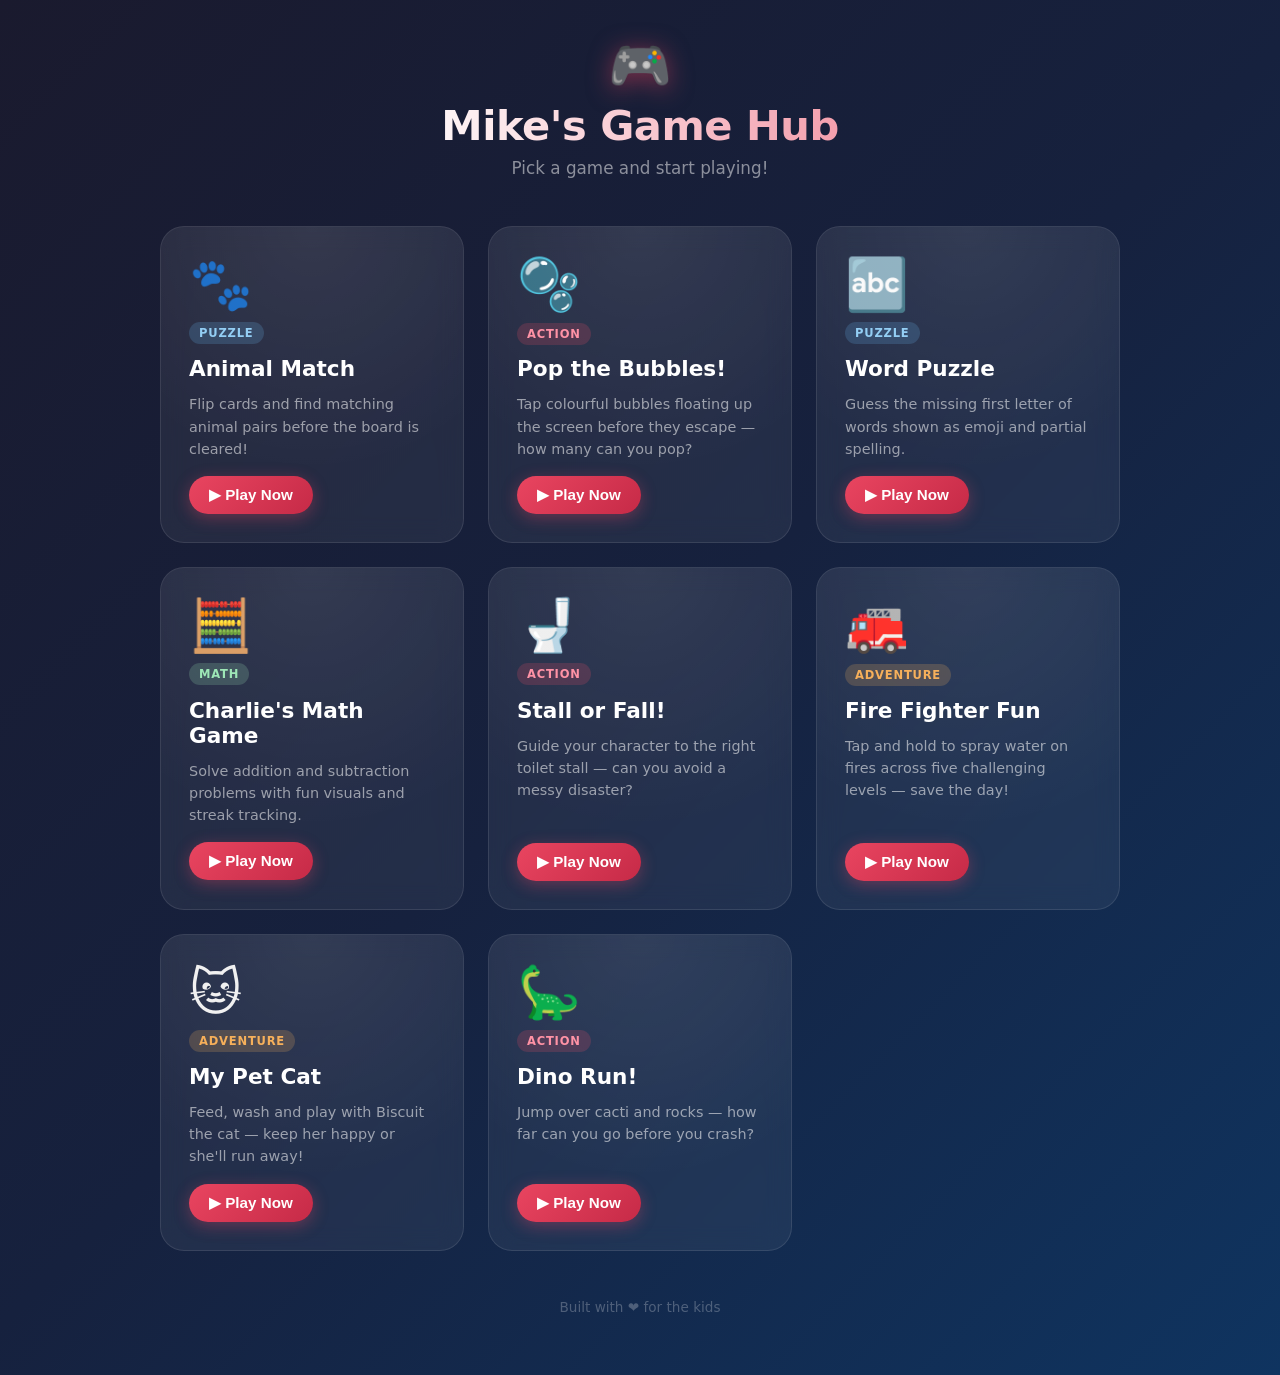
<file: index.html>
<!DOCTYPE html>
<html lang="en">
<head>
  <meta charset="UTF-8" />
  <meta name="viewport" content="width=device-width, initial-scale=1.0" />
  <title>🎮 Mike's Game Hub</title>
  <style>
    *, *::before, *::after { box-sizing: border-box; margin: 0; padding: 0; }

    :root {
      --bg-from: #1a1a2e;
      --bg-mid:  #16213e;
      --bg-to:   #0f3460;
      --accent:  #e94560;
      --text:    #f0f0f0;
      --card-bg: rgba(255,255,255,0.06);
      --card-border: rgba(255,255,255,0.1);
      --card-hover-border: rgba(255,255,255,0.3);
    }

    body {
      font-family: 'Segoe UI', system-ui, sans-serif;
      background: linear-gradient(135deg, var(--bg-from), var(--bg-mid), var(--bg-to));
      min-height: 100vh;
      color: var(--text);
      padding: 40px 20px 60px;
    }

    /* ── Header ── */
    header {
      text-align: center;
      margin-bottom: 48px;
    }

    header .logo {
      font-size: 3.2rem;
      line-height: 1;
      margin-bottom: 10px;
      filter: drop-shadow(0 4px 12px rgba(233,69,96,0.5));
      animation: float 3s ease-in-out infinite;
    }

    @keyframes float {
      0%, 100% { transform: translateY(0); }
      50%       { transform: translateY(-8px); }
    }

    header h1 {
      font-size: 2.6rem;
      font-weight: 800;
      letter-spacing: -0.5px;
      background: linear-gradient(90deg, #fff 30%, #e94560);
      -webkit-background-clip: text;
      -webkit-text-fill-color: transparent;
      background-clip: text;
    }

    header p {
      margin-top: 8px;
      color: rgba(255,255,255,0.5);
      font-size: 1.05rem;
    }

    /* ── Grid ── */
    .grid {
      display: grid;
      grid-template-columns: repeat(auto-fill, minmax(280px, 1fr));
      gap: 24px;
      max-width: 960px;
      margin: 0 auto;
    }

    /* ── Card ── */
    .card {
      background: var(--card-bg);
      border: 1px solid var(--card-border);
      border-radius: 24px;
      padding: 32px 28px 28px;
      display: flex;
      flex-direction: column;
      gap: 12px;
      cursor: pointer;
      transition: transform 0.22s ease, border-color 0.22s ease, box-shadow 0.22s ease, background 0.22s ease;
      backdrop-filter: blur(12px);
      -webkit-backdrop-filter: blur(12px);
      position: relative;
      overflow: hidden;
    }

    .card::before {
      content: '';
      position: absolute;
      inset: 0;
      background: radial-gradient(circle at 50% 0%, rgba(255,255,255,0.07) 0%, transparent 70%);
      pointer-events: none;
    }

    .card:hover {
      transform: translateY(-6px) scale(1.02);
      border-color: var(--card-hover-border);
      box-shadow: 0 20px 50px rgba(0,0,0,0.4), 0 0 0 1px rgba(255,255,255,0.08);
      background: rgba(255,255,255,0.1);
    }

    .card:active {
      transform: translateY(-2px) scale(1.00);
    }

    .card-emoji {
      font-size: 3.2rem;
      line-height: 1;
    }

    .card-title {
      font-size: 1.35rem;
      font-weight: 700;
      color: #fff;
    }

    .card-desc {
      font-size: 0.9rem;
      color: rgba(255,255,255,0.55);
      line-height: 1.55;
      flex: 1;
    }

    .card-tag {
      display: inline-block;
      font-size: 0.72rem;
      font-weight: 600;
      text-transform: uppercase;
      letter-spacing: 0.8px;
      padding: 4px 10px;
      border-radius: 20px;
      width: fit-content;
    }

    .tag-action    { background: rgba(233,69,96,0.2);  color: #ff8fa3; }
    .tag-puzzle    { background: rgba(99,179,237,0.2);  color: #90cdf4; }
    .tag-math      { background: rgba(154,230,180,0.2); color: #9ae6b4; }
    .tag-adventure { background: rgba(246,173,85,0.2);  color: #f6ad55; }

    .play-btn {
      margin-top: 4px;
      padding: 10px 20px;
      border: none;
      border-radius: 50px;
      background: linear-gradient(135deg, #e94560, #c62a47);
      color: #fff;
      font-size: 0.95rem;
      font-weight: 700;
      cursor: pointer;
      display: flex;
      align-items: center;
      gap: 6px;
      width: fit-content;
      transition: transform 0.15s, box-shadow 0.15s;
      box-shadow: 0 4px 16px rgba(233,69,96,0.35);
    }

    .play-btn:hover  { transform: scale(1.05); box-shadow: 0 6px 20px rgba(233,69,96,0.5); }
    .play-btn:active { transform: scale(0.97); }

    /* ── Game Overlay ── */
    #overlay {
      display: none;
      position: fixed;
      inset: 0;
      background: #0a0a14;
      z-index: 1000;
      flex-direction: column;
    }

    #overlay.active { display: flex; }

    .overlay-bar {
      display: flex;
      align-items: center;
      gap: 14px;
      padding: 12px 20px;
      background: rgba(0,0,0,0.6);
      border-bottom: 1px solid rgba(255,255,255,0.08);
      backdrop-filter: blur(10px);
      flex-shrink: 0;
    }

    #back-btn {
      display: flex;
      align-items: center;
      gap: 6px;
      padding: 8px 18px;
      border: 1px solid rgba(255,255,255,0.2);
      border-radius: 50px;
      background: rgba(255,255,255,0.07);
      color: #fff;
      font-size: 0.95rem;
      font-weight: 600;
      cursor: pointer;
      transition: background 0.15s, border-color 0.15s;
    }

    #back-btn:hover {
      background: rgba(255,255,255,0.14);
      border-color: rgba(255,255,255,0.35);
    }

    #overlay-title {
      font-size: 1.1rem;
      font-weight: 700;
      color: #fff;
      display: flex;
      align-items: center;
      gap: 8px;
    }

    #game-frame {
      flex: 1;
      border: none;
      width: 100%;
      background: #fff;
    }

    /* ── Footer ── */
    footer {
      text-align: center;
      margin-top: 48px;
      color: rgba(255,255,255,0.25);
      font-size: 0.85rem;
    }

    /* ── Stars bg ── */
    .stars {
      position: fixed;
      inset: 0;
      pointer-events: none;
      z-index: 0;
      overflow: hidden;
    }

    .star {
      position: absolute;
      width: 2px;
      height: 2px;
      border-radius: 50%;
      background: #fff;
      animation: twinkle var(--dur, 3s) ease-in-out infinite;
      opacity: 0;
    }

    @keyframes twinkle {
      0%, 100% { opacity: 0; }
      50%       { opacity: var(--op, 0.6); }
    }

    body > *:not(.stars) { position: relative; z-index: 1; }
  </style>
</head>
<body>

  <!-- Starfield background -->
  <div class="stars" id="stars"></div>

  <header>
    <div class="logo">🎮</div>
    <h1>Mike's Game Hub</h1>
    <p>Pick a game and start playing!</p>
  </header>

  <div class="grid" id="grid"></div>

  <footer>Built with ❤️ for the kids</footer>

  <!-- Game Overlay -->
  <div id="overlay">
    <div class="overlay-bar">
      <button id="back-btn" onclick="closeGame()">← Back to Hub</button>
      <div id="overlay-title"></div>
    </div>
    <iframe id="game-frame" allowfullscreen></iframe>
  </div>

  <script>
    const GAMES = [
      {
        emoji: "🐾",
        title: "Animal Match",
        desc: "Flip cards and find matching animal pairs before the board is cleared!",
        tag: "puzzle",
        tagLabel: "Puzzle",
        url: "animal-matching-game.html"
      },
      {
        emoji: "🫧",
        title: "Pop the Bubbles!",
        desc: "Tap colourful bubbles floating up the screen before they escape — how many can you pop?",
        tag: "action",
        tagLabel: "Action",
        url: "pop-the-bubbles.html"
      },
      {
        emoji: "🔤",
        title: "Word Puzzle",
        desc: "Guess the missing first letter of words shown as emoji and partial spelling.",
        tag: "puzzle",
        tagLabel: "Puzzle",
        url: "word_game.html"
      },
      {
        emoji: "🧮",
        title: "Charlie's Math Game",
        desc: "Solve addition and subtraction problems with fun visuals and streak tracking.",
        tag: "math",
        tagLabel: "Math",
        url: "charlie-math-game/index.html"
      },
      {
        emoji: "🚽",
        title: "Stall or Fall!",
        desc: "Guide your character to the right toilet stall — can you avoid a messy disaster?",
        tag: "action",
        tagLabel: "Action",
        url: "bathroom_game.html"
      },
      {
        emoji: "🚒",
        title: "Fire Fighter Fun",
        desc: "Tap and hold to spray water on fires across five challenging levels — save the day!",
        tag: "adventure",
        tagLabel: "Adventure",
        url: "firefighter.html"
      },
      {
        emoji: "🐱",
        title: "My Pet Cat",
        desc: "Feed, wash and play with Biscuit the cat — keep her happy or she'll run away!",
        tag: "adventure",
        tagLabel: "Adventure",
        url: "cat-care.html"
      },
      {
        emoji: "🦕",
        title: "Dino Run!",
        desc: "Jump over cacti and rocks — how far can you go before you crash?",
        tag: "action",
        tagLabel: "Action",
        url: "dino-run.html"
    }
    ];

    // Build grid
    const grid = document.getElementById('grid');
    GAMES.forEach(game => {
      const card = document.createElement('div');
      card.className = 'card';
      card.innerHTML = `
        <div class="card-emoji">${game.emoji}</div>
        <div>
          <div class="card-tag tag-${game.tag}">${game.tagLabel}</div>
        </div>
        <div class="card-title">${game.title}</div>
        <div class="card-desc">${game.desc}</div>
        <button class="play-btn">▶ Play Now</button>
      `;
      card.addEventListener('click', () => openGame(game));
      grid.appendChild(card);
    });

    // Open game
    function openGame(game) {
      document.getElementById('game-frame').src = game.url;
      document.getElementById('overlay-title').innerHTML = `${game.emoji} ${game.title}`;
      document.getElementById('overlay').classList.add('active');
      document.body.style.overflow = 'hidden';
    }

    // Close game
    function closeGame() {
      document.getElementById('overlay').classList.remove('active');
      document.getElementById('game-frame').src = '';
      document.body.style.overflow = '';
    }

    // Close on Escape
    document.addEventListener('keydown', e => {
      if (e.key === 'Escape') closeGame();
    });

    // Generate starfield
    const starsEl = document.getElementById('stars');
    for (let i = 0; i < 120; i++) {
      const s = document.createElement('div');
      s.className = 'star';
      s.style.left = Math.random() * 100 + '%';
      s.style.top  = Math.random() * 100 + '%';
      s.style.setProperty('--dur', (2 + Math.random() * 4) + 's');
      s.style.setProperty('--op',  (0.3 + Math.random() * 0.7).toFixed(2));
      s.style.animationDelay = (Math.random() * 5) + 's';
      starsEl.appendChild(s);
    }
  </script>
</body>
</html>
</file>
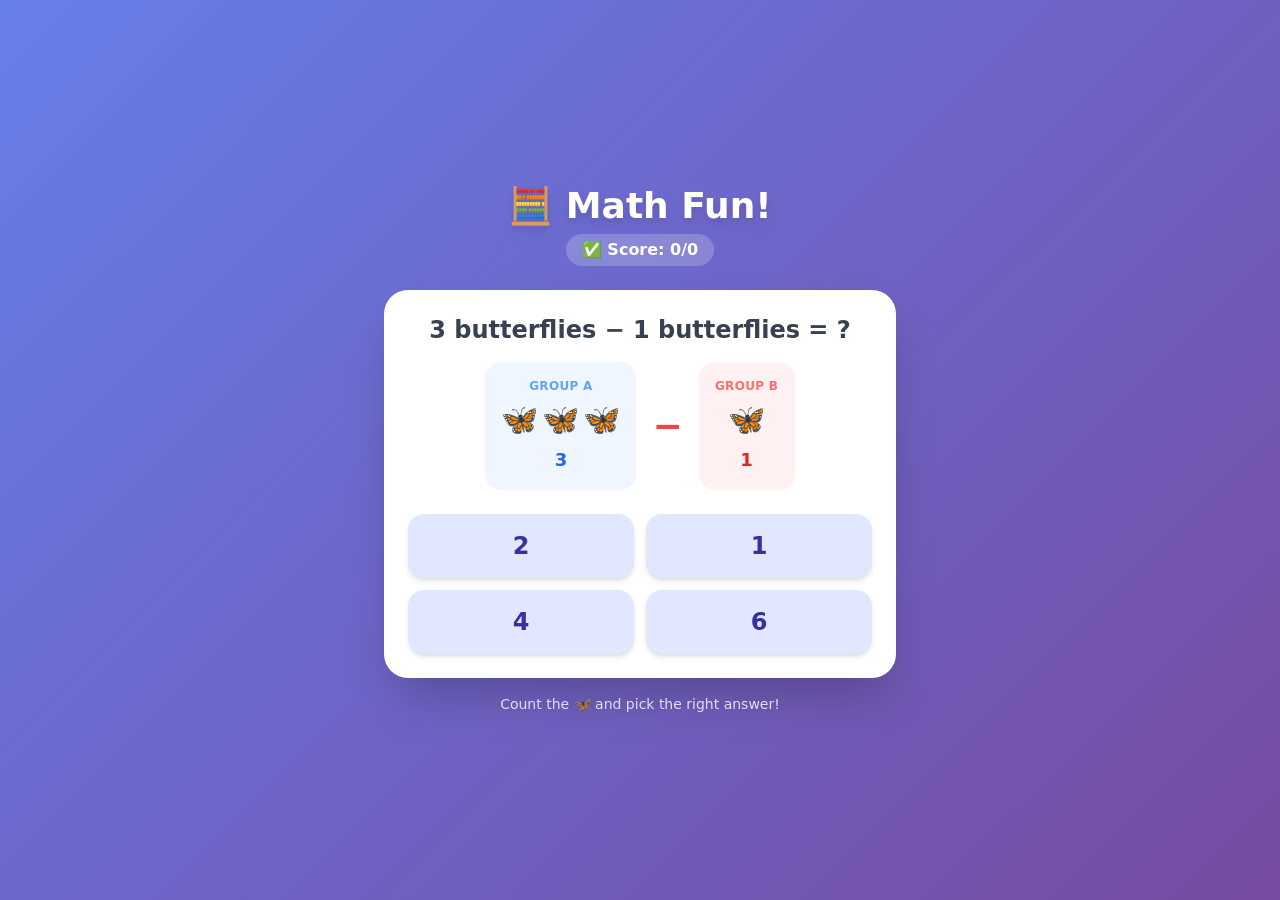
<file: charlie-math-game/index.html>
<!DOCTYPE html>
<html lang="en">
  <head>
    <meta charset="UTF-8" />
    <link rel="icon" type="image/svg+xml" href="data:image/svg+xml,<svg xmlns='http://www.w3.org/2000/svg' viewBox='0 0 100 100'><text y='.9em' font-size='90'>🧮</text></svg>" />
    <meta name="viewport" content="width=device-width, initial-scale=1.0" />
    <title>Charlie's Math Game 🧮</title>
    <script type="module" crossorigin src="./assets/index-BTXUrdqa.js"></script>
    <link rel="stylesheet" crossorigin href="./assets/index-CpV2i9ED.css">
  </head>
  <body>
    <div id="root"></div>
  </body>
</html>
</file>
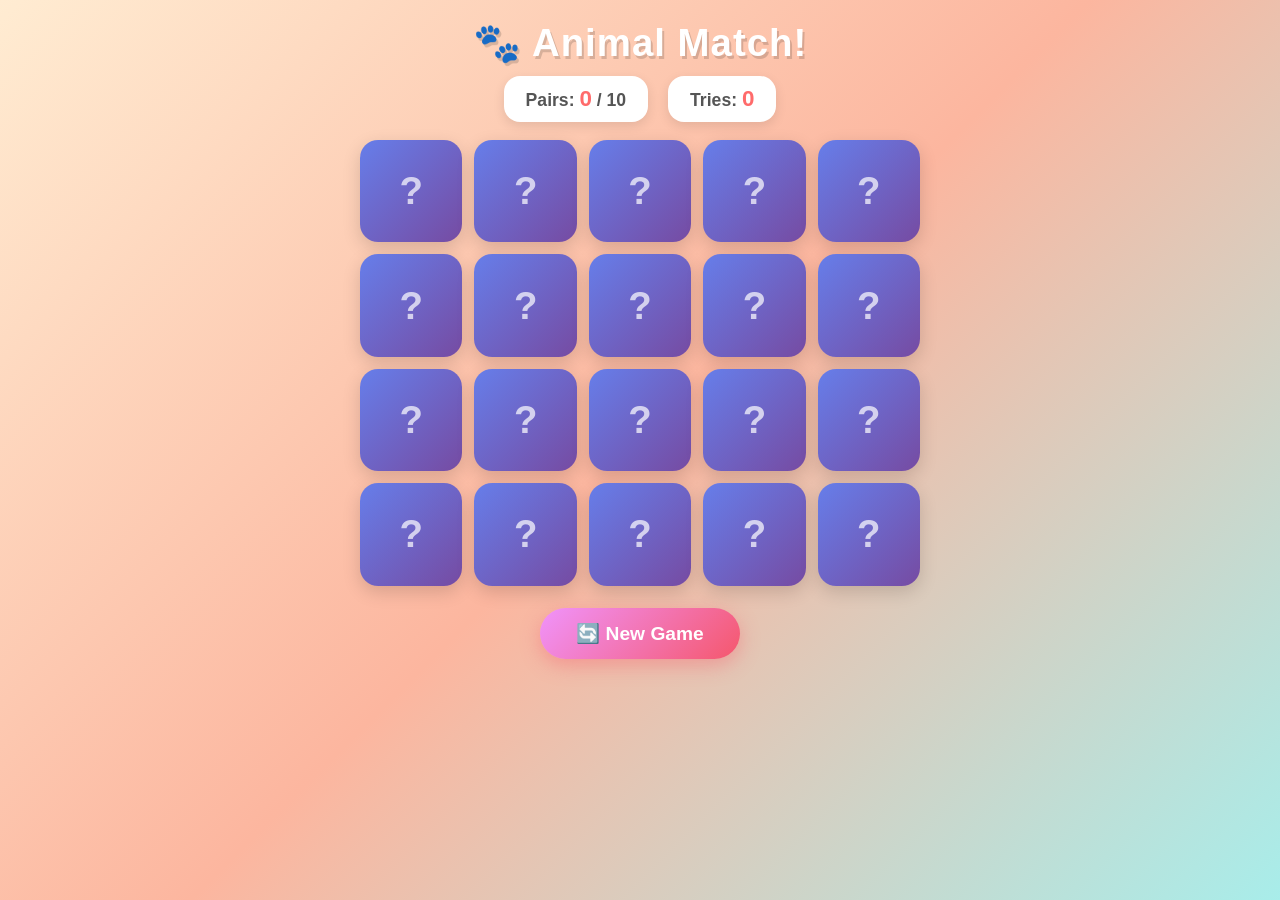
<file: animal-matching-game.html>
<!DOCTYPE html>
<html lang="en">
<head>
  <meta charset="UTF-8" />
  <meta name="viewport" content="width=device-width, initial-scale=1.0" />
  <title>🐾 Animal Matching Game</title>
  <style>
    * { box-sizing: border-box; margin: 0; padding: 0; }

    body {
      font-family: 'Segoe UI', Tahoma, sans-serif;
      background: linear-gradient(135deg, #ffecd2 0%, #fcb69f 50%, #a8edea 100%);
      min-height: 100vh;
      display: flex;
      flex-direction: column;
      align-items: center;
      padding: 20px;
    }

    h1 {
      font-size: 2.4rem;
      color: #fff;
      text-shadow: 2px 3px 0px rgba(0,0,0,0.15);
      margin-bottom: 10px;
      letter-spacing: 1px;
    }

    .scoreboard {
      display: flex;
      gap: 20px;
      margin-bottom: 18px;
    }

    .score-box {
      background: #fff;
      border-radius: 16px;
      padding: 10px 22px;
      font-size: 1.1rem;
      font-weight: 700;
      color: #555;
      box-shadow: 0 4px 12px rgba(0,0,0,0.1);
    }

    .score-box span {
      color: #ff6b6b;
      font-size: 1.4rem;
    }

    .grid {
      display: grid;
      grid-template-columns: repeat(5, 1fr);
      gap: 12px;
      max-width: 560px;
      width: 100%;
    }

    .card {
      aspect-ratio: 1;
      border-radius: 18px;
      cursor: pointer;
      position: relative;
      transform-style: preserve-3d;
      transition: transform 0.45s cubic-bezier(0.4, 0, 0.2, 1);
      box-shadow: 0 6px 18px rgba(0,0,0,0.15);
    }

    .card.flipped {
      transform: rotateY(180deg);
    }

    .card.matched {
      transform: rotateY(180deg) scale(1.05);
      box-shadow: 0 0 0 4px #4caf50, 0 6px 18px rgba(0,0,0,0.15);
      animation: pop 0.35s ease;
    }

    @keyframes pop {
      0%   { transform: rotateY(180deg) scale(1.05); }
      50%  { transform: rotateY(180deg) scale(1.2); }
      100% { transform: rotateY(180deg) scale(1.05); }
    }

    .card-face {
      position: absolute;
      inset: 0;
      border-radius: 18px;
      display: flex;
      align-items: center;
      justify-content: center;
      backface-visibility: hidden;
      -webkit-backface-visibility: hidden;
    }

    .card-back {
      background: linear-gradient(135deg, #667eea, #764ba2);
      font-size: 2.2rem;
    }

    .card-back::after {
      content: "?";
      color: rgba(255,255,255,0.7);
      font-size: 2.4rem;
      font-weight: 900;
    }

    .card-front {
      background: #fff;
      transform: rotateY(180deg);
      font-size: 2.8rem;
    }

    button#restart {
      margin-top: 22px;
      padding: 14px 36px;
      font-size: 1.2rem;
      font-weight: 700;
      border: none;
      border-radius: 50px;
      background: linear-gradient(135deg, #f093fb, #f5576c);
      color: #fff;
      cursor: pointer;
      box-shadow: 0 6px 20px rgba(245, 87, 108, 0.4);
      transition: transform 0.15s, box-shadow 0.15s;
    }

    button#restart:hover {
      transform: translateY(-2px);
      box-shadow: 0 9px 24px rgba(245, 87, 108, 0.5);
    }

    button#restart:active { transform: scale(0.96); }

    /* Win overlay */
    #win-overlay {
      display: none;
      position: fixed;
      inset: 0;
      background: rgba(0,0,0,0.5);
      z-index: 100;
      align-items: center;
      justify-content: center;
    }

    #win-overlay.show { display: flex; }

    .win-box {
      background: #fff;
      border-radius: 28px;
      padding: 48px 56px;
      text-align: center;
      box-shadow: 0 20px 60px rgba(0,0,0,0.25);
      animation: bounceIn 0.5s cubic-bezier(0.36, 0.07, 0.19, 0.97);
    }

    @keyframes bounceIn {
      0%   { transform: scale(0.3); opacity: 0; }
      60%  { transform: scale(1.1); opacity: 1; }
      100% { transform: scale(1); }
    }

    .win-box .trophy { font-size: 5rem; }
    .win-box h2 { font-size: 2.2rem; color: #f5576c; margin: 12px 0 6px; }
    .win-box p  { font-size: 1.2rem; color: #777; margin-bottom: 24px; }

    .win-box button {
      padding: 14px 40px;
      font-size: 1.15rem;
      font-weight: 700;
      border: none;
      border-radius: 50px;
      background: linear-gradient(135deg, #43e97b, #38f9d7);
      color: #fff;
      cursor: pointer;
      box-shadow: 0 6px 20px rgba(67, 233, 123, 0.4);
      transition: transform 0.15s;
    }

    .win-box button:hover { transform: scale(1.05); }

    /* Confetti */
    .confetti-piece {
      position: fixed;
      width: 12px;
      height: 12px;
      border-radius: 2px;
      animation: fall linear forwards;
      pointer-events: none;
      z-index: 200;
    }

    @keyframes fall {
      0%   { transform: translateY(-20px) rotate(0deg); opacity: 1; }
      100% { transform: translateY(110vh) rotate(720deg); opacity: 0; }
    }
  </style>
</head>
<body>

  <h1>🐾 Animal Match!</h1>

  <div class="scoreboard">
    <div class="score-box">Pairs: <span id="match-count">0</span> / 10</div>
    <div class="score-box">Tries: <span id="try-count">0</span></div>
  </div>

  <div class="grid" id="grid"></div>

  <button id="restart">🔄 New Game</button>

  <div id="win-overlay">
    <div class="win-box">
      <div class="trophy">🏆</div>
      <h2>You did it!</h2>
      <p id="win-msg">Amazing job! All 10 pairs found!</p>
      <button onclick="startGame()">Play Again 🎉</button>
    </div>
  </div>

  <script>
    const ANIMALS = ['🐶','🐱','🐼','🐨','🦁','🐸','🦊','🐧','🦄','🦋'];

    let cards = [];
    let flipped = [];
    let matched = 0;
    let tries = 0;
    let locked = false;

    function shuffle(arr) {
      const a = [...arr];
      for (let i = a.length - 1; i > 0; i--) {
        const j = Math.floor(Math.random() * (i + 1));
        [a[i], a[j]] = [a[j], a[i]];
      }
      return a;
    }

    function startGame() {
      // Reset state
      flipped = [];
      matched = 0;
      tries = 0;
      locked = false;
      document.getElementById('match-count').textContent = '0';
      document.getElementById('try-count').textContent = '0';
      document.getElementById('win-overlay').classList.remove('show');
      removeConfetti();

      // Build deck
      cards = shuffle([...ANIMALS, ...ANIMALS]);

      const grid = document.getElementById('grid');
      grid.innerHTML = '';

      cards.forEach((animal, i) => {
        const card = document.createElement('div');
        card.className = 'card';
        card.dataset.index = i;
        card.dataset.animal = animal;

        card.innerHTML = `
          <div class="card-face card-back"></div>
          <div class="card-face card-front">${animal}</div>
        `;

        card.addEventListener('click', () => handleFlip(card));
        grid.appendChild(card);
      });
    }

    function handleFlip(card) {
      if (locked) return;
      if (card.classList.contains('flipped')) return;
      if (card.classList.contains('matched')) return;

      card.classList.add('flipped');
      flipped.push(card);

      if (flipped.length === 2) {
        locked = true;
        tries++;
        document.getElementById('try-count').textContent = tries;
        checkMatch();
      }
    }

    function checkMatch() {
      const [a, b] = flipped;
      if (a.dataset.animal === b.dataset.animal) {
        // Match!
        setTimeout(() => {
          a.classList.add('matched');
          b.classList.add('matched');
          matched++;
          document.getElementById('match-count').textContent = matched;
          flipped = [];
          locked = false;
          if (matched === 10) setTimeout(showWin, 400);
        }, 400);
      } else {
        // No match — flip back
        setTimeout(() => {
          a.classList.remove('flipped');
          b.classList.remove('flipped');
          flipped = [];
          locked = false;
        }, 900);
      }
    }

    function showWin() {
      document.getElementById('win-msg').textContent =
        `Amazing job! All 10 pairs found in ${tries} tries! 🌟`;
      document.getElementById('win-overlay').classList.add('show');
      launchConfetti();
    }

    function launchConfetti() {
      const colors = ['#f5576c','#f093fb','#43e97b','#4facfe','#ffd700','#ff6b6b'];
      for (let i = 0; i < 80; i++) {
        const piece = document.createElement('div');
        piece.className = 'confetti-piece';
        piece.style.left = Math.random() * 100 + 'vw';
        piece.style.top = '-20px';
        piece.style.background = colors[Math.floor(Math.random() * colors.length)];
        piece.style.animationDuration = (1.5 + Math.random() * 2) + 's';
        piece.style.animationDelay = (Math.random() * 1.5) + 's';
        document.body.appendChild(piece);
      }
    }

    function removeConfetti() {
      document.querySelectorAll('.confetti-piece').forEach(p => p.remove());
    }

    document.getElementById('restart').addEventListener('click', startGame);

    // Kick off on load
    startGame();
  </script>
</body>
</html>
</file>
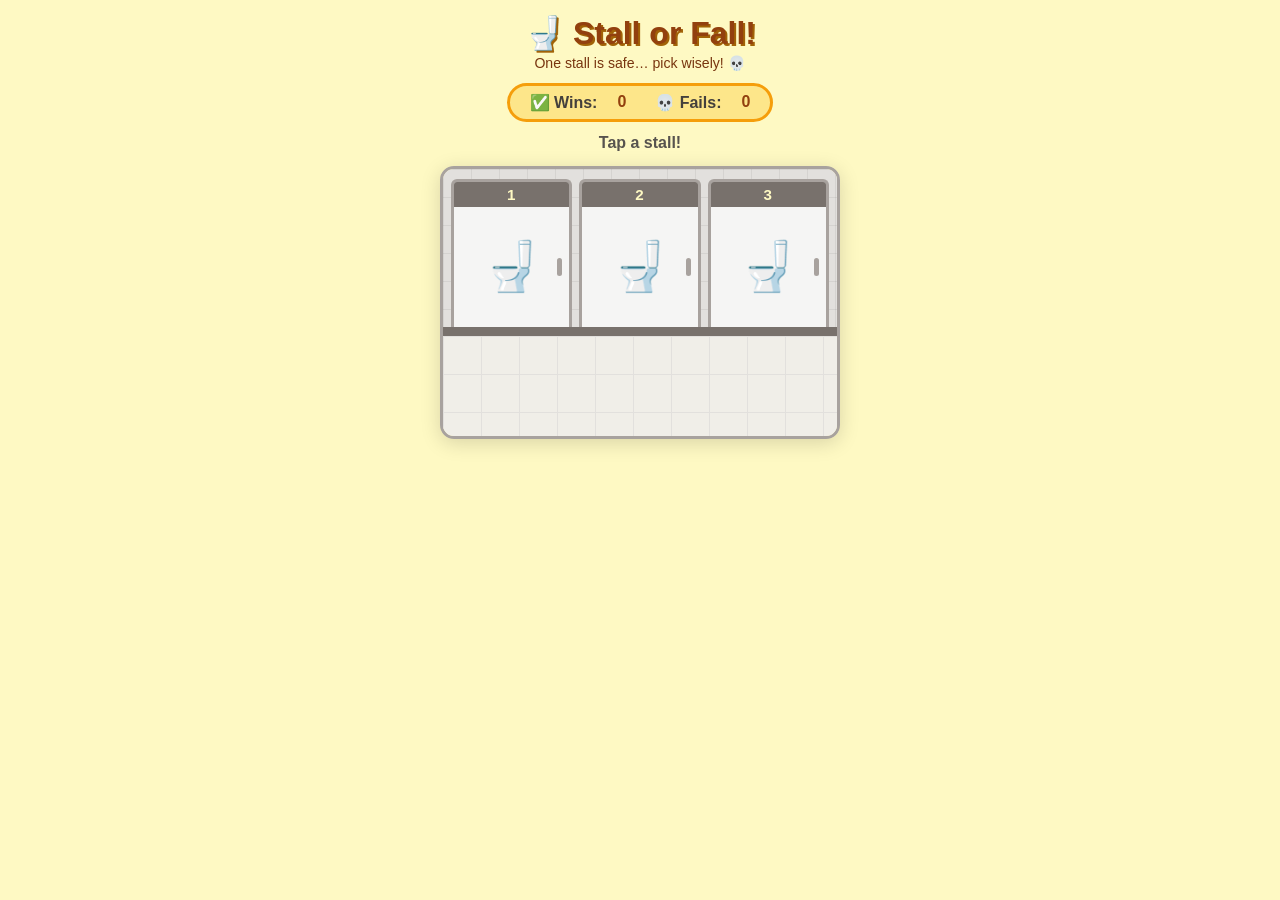
<file: bathroom_game.html>
<!DOCTYPE html>
<html lang="en">
<head>
  <meta charset="UTF-8" />
  <meta name="viewport" content="width=device-width, initial-scale=1.0, maximum-scale=1.0, user-scalable=no" />
  <title>🚽 Stall or Fall!</title>
  <style>
    * { box-sizing: border-box; margin: 0; padding: 0; }

    body {
      font-family: 'Segoe UI', sans-serif;
      background: #fef9c3;
      min-height: 100vh;
      display: flex;
      flex-direction: column;
      align-items: center;
      padding: 14px 14px 40px;
      overflow-x: hidden;
    }

    h1 {
      font-size: 2rem;
      text-align: center;
      text-shadow: 2px 2px 0 #a16207;
      color: #92400e;
      margin-bottom: 3px;
    }
    .subtitle {
      font-size: 0.88rem;
      color: #78350f;
      margin-bottom: 12px;
      text-align: center;
    }
    .score-bar {
      display: flex;
      gap: 20px;
      font-size: 1rem;
      font-weight: bold;
      color: #44403c;
      margin-bottom: 12px;
      background: #fde68a;
      border: 3px solid #f59e0b;
      border-radius: 20px;
      padding: 7px 20px;
    }
    .score-bar span { color: #92400e; }
    .instructions {
      font-size: 1rem;
      color: #57534e;
      text-align: center;
      margin-bottom: 10px;
      font-weight: 600;
      min-height: 22px;
    }

    /* ====== SCENE ====== */
    .scene {
      width: 100%;
      max-width: 400px;
      border-radius: 14px;
      overflow: hidden;
      border: 3px solid #a8a29e;
      margin-bottom: 12px;
      box-shadow: 0 4px 20px rgba(0,0,0,0.15);
    }

    /* WALL */
    .wall {
      display: flex;
      gap: 7px;
      padding: 10px 8px 0;
      background: #e2e0dd;
      background-image:
        linear-gradient(rgba(0,0,0,0.06) 1px, transparent 1px),
        linear-gradient(90deg, rgba(0,0,0,0.06) 1px, transparent 1px);
      background-size: 28px 28px;
    }

    /* STALLS */
    .stall {
      flex: 1;
      display: flex;
      flex-direction: column;
      cursor: pointer;
      border-radius: 6px 6px 0 0;
      overflow: hidden;
      border: 3px solid #a8a29e;
      border-bottom: none;
      transition: transform 0.1s, border-color 0.15s;
      user-select: none;
      -webkit-tap-highlight-color: transparent;
    }
    .stall:active { transform: scale(0.95); }
    .stall.disabled { cursor: default; pointer-events: none; }

    .stall-label {
      background: #78716c;
      color: #fef9c3;
      font-size: 0.95rem;
      font-weight: 900;
      text-align: center;
      padding: 4px 0;
      letter-spacing: 1px;
    }
    .stall-body {
      min-height: 120px;
      background: #f5f5f4;
      display: flex;
      align-items: center;
      justify-content: center;
      font-size: 3rem;
      position: relative;
      transition: background 0.3s;
    }
    /* door handle nub */
    .stall-body::after {
      content: '';
      position: absolute;
      right: 7px;
      top: 50%;
      transform: translateY(-50%);
      width: 5px;
      height: 18px;
      background: #a8a29e;
      border-radius: 3px;
    }
    .stall.correct .stall-body { background: #dcfce7; }
    .stall.wrong  .stall-body { background: #fee2e2; }

    /* BASEBOARD */
    .baseboard { height: 9px; background: #78716c; }

    /* FLOOR */
    .floor {
      height: 100px;
      background: #f0eee8;
      background-image:
        linear-gradient(90deg, #e2e0dd 1px, transparent 1px),
        linear-gradient(#e2e0dd 1px, transparent 1px);
      background-size: 38px 38px;
      position: relative;
      overflow: hidden;
    }

    /* ====== CARTOON CHARACTER ====== */
    #char {
      position: absolute;
      bottom: 6px;
      left: -80px;
      width: 54px;
      display: flex;
      flex-direction: column;
      align-items: center;
      gap: 0px;
      transition: left 0.62s cubic-bezier(0.4, 0, 0.2, 1);
    }

    /* Head */
    #char-head {
      width: 38px;
      height: 38px;
      background: #fcd34d;
      border-radius: 50%;
      border: 3px solid #b45309;
      display: flex;
      align-items: center;
      justify-content: center;
      font-size: 1.4rem;
      position: relative;
      z-index: 2;
    }
    /* Body */
    #char-body {
      width: 28px;
      height: 22px;
      background: #3b82f6;
      border-radius: 5px 5px 3px 3px;
      border: 2px solid #1d4ed8;
      margin-top: -3px;
      position: relative;
      z-index: 1;
    }
    /* Arms */
    #char-body::before,
    #char-body::after {
      content: '';
      position: absolute;
      top: 2px;
      width: 8px;
      height: 16px;
      background: #3b82f6;
      border: 2px solid #1d4ed8;
      border-radius: 4px;
    }
    #char-body::before { left: -10px; transform-origin: top center; }
    #char-body::after  { right: -10px; transform-origin: top center; }

    /* Legs wrapper */
    #char-legs {
      display: flex;
      gap: 4px;
      margin-top: 1px;
    }
    .leg {
      width: 9px;
      height: 18px;
      background: #1e40af;
      border-radius: 4px;
      transform-origin: top center;
    }
    /* Shoes */
    .shoe {
      width: 13px;
      height: 7px;
      background: #1c1917;
      border-radius: 3px 6px 3px 2px;
      margin-top: 1px;
      margin-left: -2px;
    }

    /* ===== CHARACTER ANIMATIONS ===== */
    @keyframes walkBob {
      0%, 100% { transform: translateY(0); }
      50%       { transform: translateY(-6px); }
    }
    @keyframes legSwingL {
      0%, 100% { transform: rotate(-22deg); }
      50%       { transform: rotate(22deg); }
    }
    @keyframes legSwingR {
      0%, 100% { transform: rotate(22deg); }
      50%       { transform: rotate(-22deg); }
    }
    @keyframes armSwingL {
      0%, 100% { transform: rotate(20deg); }
      50%       { transform: rotate(-20deg); }
    }
    @keyframes armSwingR {
      0%, 100% { transform: rotate(-20deg); }
      50%       { transform: rotate(20deg); }
    }
    @keyframes happyJump {
      0%, 100% { transform: translateY(0) rotate(0deg) scale(1); }
      30%       { transform: translateY(-18px) rotate(-8deg) scale(1.08); }
      60%       { transform: translateY(-10px) rotate(6deg) scale(1.05); }
    }
    @keyframes sadShake {
      0%, 100% { transform: rotate(0deg); }
      15%       { transform: rotate(-14deg) translateX(-3px); }
      35%       { transform: rotate(14deg) translateX(3px); }
      55%       { transform: rotate(-9deg) translateX(-2px); }
      75%       { transform: rotate(9deg) translateX(2px); }
    }

    #char.walking            { animation: walkBob 0.3s linear infinite; }
    #char.walking #char-body::before { animation: armSwingL 0.3s linear infinite; }
    #char.walking #char-body::after  { animation: armSwingR 0.3s linear infinite; }
    #char.walking .leg:first-child   { animation: legSwingL 0.3s linear infinite; }
    #char.walking .leg:last-child    { animation: legSwingR 0.3s linear infinite; }

    #char.dancing { animation: happyJump 0.45s ease 3; }
    #char.shaking { animation: sadShake 0.45s ease; }

    /* ====== BURST EMOJI ====== */
    #burst {
      position: absolute;
      font-size: 2.4rem;
      opacity: 0;
      pointer-events: none;
      /* left set by JS */
    }
    @keyframes burstBad {
      0%   { opacity: 0; transform: translate(-50%, 0px) scale(0) rotate(-25deg); }
      50%  { opacity: 1; transform: translate(-50%, -30px) scale(1.6) rotate(15deg); }
      100% { opacity: 1; transform: translate(-50%, -42px) scale(1.1) rotate(-5deg); }
    }
    @keyframes burstGood {
      0%   { opacity: 0; transform: translate(-50%, 0px) scale(0); }
      55%  { opacity: 1; transform: translate(-50%, -32px) scale(1.5); }
      100% { opacity: 1; transform: translate(-50%, -42px) scale(1.05); }
    }
    #burst.bad  { animation: burstBad  0.5s cubic-bezier(0.34, 1.56, 0.64, 1) forwards; }
    #burst.good { animation: burstGood 0.45s cubic-bezier(0.34, 1.56, 0.64, 1) forwards; }

    /* ====== STREAK ====== */
    .streak {
      font-size: 0.9rem;
      color: #92400e;
      min-height: 20px;
      font-weight: bold;
      text-align: center;
    }

    /* ====== RESULT OVERLAY ====== */
    .overlay {
      display: none;
      position: fixed;
      inset: 0;
      background: rgba(0,0,0,0.6);
      z-index: 100;
      align-items: center;
      justify-content: center;
    }
    .overlay.show { display: flex; }

    @keyframes cardPop  { from { transform: scale(0.4) rotate(-4deg); opacity: 0; } to { transform: scale(1) rotate(0deg); opacity: 1; } }
    @keyframes emojiBounce { 0%,100%{transform:translateY(0)} 30%{transform:translateY(-20px)} 65%{transform:translateY(-8px)} }
    @keyframes emojiShake  { 0%,100%{transform:translateX(0)} 20%{transform:translateX(-12px) rotate(-4deg)} 40%{transform:translateX(12px) rotate(4deg)} 60%{transform:translateX(-7px)} 80%{transform:translateX(7px)} }

    .card {
      background: white;
      border-radius: 24px;
      padding: 26px 22px 22px;
      text-align: center;
      max-width: 295px;
      width: 86%;
      box-shadow: 0 12px 40px rgba(0,0,0,0.4);
      animation: cardPop 0.35s cubic-bezier(0.34, 1.56, 0.64, 1);
    }
    .card.win  { border: 5px solid #22c55e; }
    .card.lose { border: 5px solid #ef4444; }

    .card-emoji { font-size: 4.2rem; display: block; margin-bottom: 8px; }
    .card-emoji.bounce { animation: emojiBounce 0.65s ease; }
    .card-emoji.shake  { animation: emojiShake 0.55s ease; }

    .card-title { font-size: 1.6rem; font-weight: 900; margin-bottom: 7px; }
    .card.win  .card-title { color: #16a34a; }
    .card.lose .card-title { color: #dc2626; }
    .card-msg { font-size: 0.93rem; color: #57534e; margin-bottom: 18px; line-height: 1.5; }

    .btn-again {
      background: #f59e0b;
      color: white;
      border: none;
      border-radius: 50px;
      padding: 13px 32px;
      font-size: 1.1rem;
      font-weight: 800;
      cursor: pointer;
      box-shadow: 0 4px 0 #b45309;
      transition: transform 0.1s, box-shadow 0.1s;
      -webkit-tap-highlight-color: transparent;
    }
    .btn-again:active { transform: translateY(3px); box-shadow: 0 1px 0 #b45309; }

    @media (hover: hover) {
      .stall:not(.disabled):hover { transform: translateY(-3px); border-color: #f59e0b; }
    }
  </style>
</head>
<body>

  <h1>🚽 Stall or Fall!</h1>
  <p class="subtitle">One stall is safe… pick wisely! 💀</p>

  <div class="score-bar">
    ✅ Wins: <span id="wins">0</span>&nbsp;&nbsp;💀 Fails: <span id="fails">0</span>
  </div>

  <p class="instructions" id="instructions">Tap a stall!</p>

  <div class="scene">
    <!-- WALL + STALLS -->
    <div class="wall" id="stallsRow">
      <div class="stall" id="stall-0" onclick="pick(0)">
        <div class="stall-label">1</div>
        <div class="stall-body" id="door-0">🚽</div>
      </div>
      <div class="stall" id="stall-1" onclick="pick(1)">
        <div class="stall-label">2</div>
        <div class="stall-body" id="door-1">🚽</div>
      </div>
      <div class="stall" id="stall-2" onclick="pick(2)">
        <div class="stall-label">3</div>
        <div class="stall-body" id="door-2">🚽</div>
      </div>
    </div>
    <div class="baseboard"></div>

    <!-- FLOOR / STAGE -->
    <div class="floor" id="floor">
      <!-- Cartoon character -->
      <div id="char">
        <div id="char-head"><span id="char-face">😐</span></div>
        <div id="char-body"></div>
        <div id="char-legs">
          <div class="leg" id="leg-l"></div>
          <div class="leg" id="leg-r"></div>
        </div>
      </div>
      <!-- Burst emoji -->
      <div id="burst"></div>
    </div>
  </div>

  <div class="streak" id="streak"></div>

  <!-- CONFETTI CANVAS -->
  <canvas id="confetti-canvas" style="position:fixed;inset:0;pointer-events:none;z-index:200;display:none;"></canvas>

  <!-- YOU WIN SCREEN -->
  <div id="youwin-screen" style="display:none;position:fixed;inset:0;z-index:300;background:rgba(0,0,0,0.75);align-items:center;justify-content:center;flex-direction:column;">
    <div style="background:white;border-radius:28px;padding:36px 28px 28px;text-align:center;max-width:300px;width:88%;border:6px solid #f59e0b;box-shadow:0 12px 50px rgba(0,0,0,0.5);animation:cardPop 0.4s cubic-bezier(0.34,1.56,0.64,1);">
      <div style="font-size:4.5rem;margin-bottom:8px;">🏆</div>
      <div style="font-size:2rem;font-weight:900;color:#92400e;margin-bottom:6px;">YOU WIN!</div>
      <div style="font-size:1rem;color:#57534e;margin-bottom:4px;">Charlie got <strong>10 wins!</strong></div>
      <div style="font-size:0.9rem;color:#a8a29e;margin-bottom:22px;">Starting over in <span id="countdown">5</span>s…</div>
      <button class="btn-again" onclick="bigRestart()" style="width:100%;">🎉 Play Again Now!</button>
    </div>
  </div>

  <!-- RESULT OVERLAY -->
  <div class="overlay" id="overlay">
    <div class="card" id="card">
      <span class="card-emoji" id="card-emoji"></span>
      <div class="card-title" id="card-title"></div>
      <div class="card-msg"   id="card-msg"></div>
      <button class="btn-again" onclick="restart()">🔄 Try Again!</button>
    </div>
  </div>

<script>
  let wins = 0, fails = 0, streak = 0;
  let correct = Math.floor(Math.random() * 3);
  let busy = false;

  const WIN_MSGS = [
    { title: "MADE IT! 🎉",    msg: "Sweet relief. You chose wisely. 😌" },
    { title: "SAFE ZONE! ✅",  msg: "Clean seat, no problems. Bathroom genius." },
    { title: "PERFECT PICK! 💯", msg: "Right stall, right time. You're a legend." },
    { title: "OH YEAH! 🏆",    msg: "The toilet gods smile upon you." },
    { title: "SO FRESH! 🌈",   msg: "That stall was CLEAN. Living your best life." },
  ];
  const POOP_MSGS = [
    { title: "OH NO! 💩",       msg: "You didn't make it... it happened. In your pants. 💀" },
    { title: "CODE BROWN! 🚨",  msg: "That stall was taken. You waited too long. RIP pants." },
    { title: "THE WORST! 😭",   msg: "Wrong stall. Total accident. Everyone heard." },
    { title: "YIKES! 💥",       msg: "Stall was locked! You just couldn't hold it... oops." },
    { title: "PANTS DOWN! 🫠",  msg: "Wrong stall. Now everyone knows your shame." },
  ];
  const PUKE_MSGS = [
    { title: "BLARRGH! 🤮",       msg: "That stall smelled SO bad you lost it. All over the floor." },
    { title: "CODE GREEN! 🟢",    msg: "Opened the door and... yeah. You couldn't unsee it." },
    { title: "TOTAL WIPEOUT! 🌊", msg: "Whatever was in that stall should be illegal." },
    { title: "ABORT! ABORT! 🚀",  msg: "You opened the door. Your stomach decided: NOPE." },
    { title: "BIG MISTAKE! ❌",   msg: "Something unspeakable was inside. You're still recovering." },
  ];

  function rand(arr) { return arr[Math.floor(Math.random() * arr.length)]; }

  // ====== SOUND ENGINE ======
  let audioCtx = null;
  function getCtx() {
    if (!audioCtx) audioCtx = new (window.AudioContext || window.webkitAudioContext)();
    if (audioCtx.state === 'suspended') audioCtx.resume();
    return audioCtx;
  }

  // ====== CONFETTI ======
  let confettiAnim = null;
  const COLORS = ['#f59e0b','#ef4444','#22c55e','#3b82f6','#a855f7','#ec4899','#14b8a6','#facc15'];

  function launchConfetti() {
    const canvas = document.getElementById('confetti-canvas');
    canvas.style.display = 'block';
    canvas.width  = window.innerWidth;
    canvas.height = window.innerHeight;
    const ctx = canvas.getContext('2d');

    const pieces = Array.from({length: 120}, () => ({
      x:   Math.random() * canvas.width,
      y:   -10 - Math.random() * canvas.height * 0.5,
      w:   6 + Math.random() * 8,
      h:   10 + Math.random() * 8,
      color: COLORS[Math.floor(Math.random() * COLORS.length)],
      rot:  Math.random() * Math.PI * 2,
      rotV: (Math.random() - 0.5) * 0.2,
      vx:  (Math.random() - 0.5) * 3,
      vy:  2.5 + Math.random() * 3.5,
    }));

    function draw() {
      ctx.clearRect(0, 0, canvas.width, canvas.height);
      let alive = false;
      pieces.forEach(p => {
        p.x += p.vx; p.y += p.vy; p.rot += p.rotV;
        if (p.y < canvas.height + 20) alive = true;
        ctx.save();
        ctx.translate(p.x, p.y);
        ctx.rotate(p.rot);
        ctx.fillStyle = p.color;
        ctx.fillRect(-p.w/2, -p.h/2, p.w, p.h);
        ctx.restore();
      });
      if (alive) confettiAnim = requestAnimationFrame(draw);
      else stopConfetti();
    }
    if (confettiAnim) cancelAnimationFrame(confettiAnim);
    draw();
  }

  function stopConfetti() {
    if (confettiAnim) { cancelAnimationFrame(confettiAnim); confettiAnim = null; }
    const canvas = document.getElementById('confetti-canvas');
    canvas.style.display = 'none';
    canvas.getContext('2d').clearRect(0, 0, canvas.width, canvas.height);
  }

  // ====== YOU WIN SCREEN ======
  let countdownTimer = null;

  function showYouWin() {
    // Close any open result card first
    document.getElementById('overlay').classList.remove('show');
    const screen = document.getElementById('youwin-screen');
    screen.style.display = 'flex';
    launchConfetti();

    // Speech
    try {
      window.speechSynthesis.cancel();
      const utt = new SpeechSynthesisUtterance('You win!');
      utt.rate = 0.9; utt.pitch = 1.5; utt.volume = 1;
      window.speechSynthesis.speak(utt);
    } catch(e) {}

    // Countdown
    let secs = 5;
    document.getElementById('countdown').textContent = secs;
    countdownTimer = setInterval(() => {
      secs--;
      document.getElementById('countdown').textContent = secs;
      if (secs <= 0) bigRestart();
    }, 1000);
  }

  function bigRestart() {
    clearInterval(countdownTimer);
    stopConfetti();
    document.getElementById('youwin-screen').style.display = 'none';
    wins = 0; fails = 0; streak = 0;
    document.getElementById('wins').textContent = 0;
    document.getElementById('fails').textContent = 0;
    restart(); // resets board + character
  }

  function sayGoCharlie() {
    try {
      window.speechSynthesis.cancel(); // clear any queued speech
      const phrases = ['Go Charlie!', 'Go Charlie!', 'Go Charlie!'];
      phrases.forEach((text, i) => {
        const utt = new SpeechSynthesisUtterance(text);
        utt.rate  = 1.15;
        utt.pitch = 1.4;
        utt.volume = 1;
        window.speechSynthesis.speak(utt);
      });
    } catch(e) {}
  }

  function playFart() {
    try {
      const ctx = getCtx();
      const t   = ctx.currentTime;
      // Random fart length: short ripper or long sputtery one
      const dur = 0.35 + Math.random() * 0.55;

      // White noise source
      const bufSize = Math.floor(ctx.sampleRate * dur);
      const buf     = ctx.createBuffer(1, bufSize, ctx.sampleRate);
      const data    = buf.getChannelData(0);
      for (let i = 0; i < bufSize; i++) data[i] = Math.random() * 2 - 1;
      const noise = ctx.createBufferSource();
      noise.buffer = buf;

      // Bandpass filter sweeps high → low (pressure releasing = pitch drops)
      const filt = ctx.createBiquadFilter();
      filt.type = 'bandpass';
      filt.frequency.setValueAtTime(380 + Math.random() * 80, t);
      filt.frequency.exponentialRampToValueAtTime(55, t + dur);
      filt.Q.value = 1.4;

      // Sawtooth oscillator for extra buzz/flap
      const osc = ctx.createOscillator();
      osc.type = 'sawtooth';
      osc.frequency.setValueAtTime(160 + Math.random() * 50, t);
      osc.frequency.exponentialRampToValueAtTime(50, t + dur);

      const oscGain = ctx.createGain();
      oscGain.gain.setValueAtTime(0.28, t);
      oscGain.gain.exponentialRampToValueAtTime(0.001, t + dur * 0.85);

      // Master gain with quick attack and decay
      const master = ctx.createGain();
      master.gain.setValueAtTime(0.001, t);
      master.gain.linearRampToValueAtTime(0.9, t + 0.02);  // fast attack
      master.gain.exponentialRampToValueAtTime(0.001, t + dur);

      noise.connect(filt);
      filt.connect(master);
      osc.connect(oscGain);
      oscGain.connect(master);
      master.connect(ctx.destination);

      noise.start(t); osc.start(t);
      noise.stop(t + dur); osc.stop(t + dur);
    } catch(e) {}
  }

  function playPuke() {
    try {
      const ctx = getCtx();
      const t = ctx.currentTime;
      // Two-part sound: heave (rising pitch) then splat (descending wet noise)
      const heaveDur = 0.25;
      const splatDur = 0.45;

      // --- HEAVE: rising pitched moan ---
      const heaveOsc = ctx.createOscillator();
      heaveOsc.type = 'sine';
      heaveOsc.frequency.setValueAtTime(120, t);
      heaveOsc.frequency.exponentialRampToValueAtTime(320, t + heaveDur);

      const heaveGain = ctx.createGain();
      heaveGain.gain.setValueAtTime(0.001, t);
      heaveGain.gain.linearRampToValueAtTime(0.4, t + 0.05);
      heaveGain.gain.exponentialRampToValueAtTime(0.001, t + heaveDur);

      heaveOsc.connect(heaveGain);
      heaveGain.connect(ctx.destination);
      heaveOsc.start(t);
      heaveOsc.stop(t + heaveDur);

      // --- SPLAT: filtered noise that tumbles down ---
      const splatStart = t + heaveDur + 0.04;
      const bufSize2   = Math.floor(ctx.sampleRate * splatDur);
      const buf2       = ctx.createBuffer(1, bufSize2, ctx.sampleRate);
      const data2      = buf2.getChannelData(0);
      for (let i = 0; i < bufSize2; i++) data2[i] = Math.random() * 2 - 1;
      const splat = ctx.createBufferSource();
      splat.buffer = buf2;

      const splatFilt = ctx.createBiquadFilter();
      splatFilt.type = 'lowpass';
      splatFilt.frequency.setValueAtTime(900, splatStart);
      splatFilt.frequency.exponentialRampToValueAtTime(150, splatStart + splatDur);
      splatFilt.Q.value = 3;

      const splatGain = ctx.createGain();
      splatGain.gain.setValueAtTime(0.001, splatStart);
      splatGain.gain.linearRampToValueAtTime(0.75, splatStart + 0.03);
      splatGain.gain.exponentialRampToValueAtTime(0.001, splatStart + splatDur);

      splat.connect(splatFilt);
      splatFilt.connect(splatGain);
      splatGain.connect(ctx.destination);
      splat.start(splatStart);
      splat.stop(splatStart + splatDur);
    } catch(e) {}
  }

  function pick(idx) {
    if (busy) return;
    busy = true;

    document.getElementById('instructions').textContent = '🚶 Walking over…';
    document.querySelectorAll('.stall').forEach(s => s.classList.add('disabled'));

    const charEl   = document.getElementById('char');
    const burstEl  = document.getElementById('burst');
    const faceEl   = document.getElementById('char-face');
    const floorEl  = document.getElementById('floor');
    const stallEl  = document.getElementById('stall-' + idx);

    // Calculate target X: center char under chosen stall
    const sr = stallEl.getBoundingClientRect();
    const fr = floorEl.getBoundingClientRect();
    const stallCenterX = sr.left - fr.left + sr.width / 2;
    const targetX = stallCenterX - 27; // 27 = half char width (54px)

    // Pre-position burst at stall center (before animation fires)
    burstEl.style.left = stallCenterX + 'px';
    burstEl.style.bottom = '52px';

    // Walk!
    faceEl.textContent = '😬';
    charEl.classList.add('walking');
    charEl.style.left = targetX + 'px';

    const isWin = idx === correct;

    setTimeout(() => {
      charEl.classList.remove('walking');

      if (isWin) {
        wins++;
        streak++;
        document.getElementById('wins').textContent = wins;
        faceEl.textContent = '🤩';
        charEl.classList.add('dancing');
        document.getElementById('char-body').style.background = '#22c55e';
        document.getElementById('char-body').style.borderColor = '#15803d';
        burstEl.textContent = '🎉';
        burstEl.className = 'good';
        document.getElementById('stall-' + idx).classList.add('correct');
        document.getElementById('instructions').textContent = '✅ You picked right!';
        if (wins === 10) {
          setTimeout(() => showYouWin(), 900);
        } else {
          if (wins % 5 === 0) sayGoCharlie();
          setTimeout(() => showCard(true), 960);
        }
      } else {
        fails++;
        streak = 0;
        document.getElementById('fails').textContent = fails;
        const isPoop = Math.random() < 0.5;
        faceEl.textContent = '😱';
        charEl.classList.add('shaking');
        document.getElementById('char-body').style.background = '#ef4444';
        document.getElementById('char-body').style.borderColor = '#b91c1c';
        burstEl.textContent = isPoop ? '💩' : '🤮';
        burstEl.className = 'bad';
        if (isPoop) playFart(); else playPuke();
        document.getElementById('stall-' + idx).classList.add('wrong');
        document.getElementById('stall-' + correct).classList.add('correct');
        document.getElementById('door-' + idx).textContent = isPoop ? '💩' : '🤮';
        document.getElementById('instructions').textContent = isPoop ? '💩 Uh oh...' : '🤮 Oh gross!';
        const m = rand(isPoop ? POOP_MSGS : PUKE_MSGS);
        setTimeout(() => showCard(false, isPoop ? '💩' : '🤮', m.title, m.msg), 1050);
      }

      updateStreak();
    }, 640);
  }

  function showCard(isWin, emoji, title, msg) {
    if (isWin) {
      const m = rand(WIN_MSGS);
      emoji = '🎉'; title = m.title; msg = m.msg;
    }
    const card = document.getElementById('card');
    card.className = 'card ' + (isWin ? 'win' : 'lose');
    const em = document.getElementById('card-emoji');
    em.textContent = emoji;
    em.className = 'card-emoji ' + (isWin ? 'bounce' : 'shake');
    document.getElementById('card-title').textContent = title;
    document.getElementById('card-msg').textContent   = msg;
    document.getElementById('overlay').classList.add('show');
  }

  function restart() {
    busy = false;
    correct = Math.floor(Math.random() * 3);

    // Reset stalls
    for (let i = 0; i < 3; i++) {
      const s = document.getElementById('stall-' + i);
      s.classList.remove('disabled', 'correct', 'wrong');
      document.getElementById('door-' + i).textContent = '🚽';
    }

    // Snap char back off-screen (no transition)
    const charEl = document.getElementById('char');
    charEl.style.transition = 'none';
    charEl.style.left = '-80px';
    charEl.className = '';
    document.getElementById('char-face').textContent = '😐';
    const body = document.getElementById('char-body');
    body.style.background = '';
    body.style.borderColor = '';

    // Reset burst
    const burstEl = document.getElementById('burst');
    burstEl.className = '';
    burstEl.textContent = '';

    // Re-enable transition after two frames
    requestAnimationFrame(() => requestAnimationFrame(() => {
      charEl.style.transition = 'left 0.62s cubic-bezier(0.4, 0, 0.2, 1)';
    }));

    document.getElementById('overlay').classList.remove('show');
    document.getElementById('instructions').textContent = 'Tap a stall!';
    updateStreak();
  }

  function updateStreak() {
    const el = document.getElementById('streak');
    if (streak >= 3)     el.textContent = '🔥 ' + streak + ' in a row! On fire!';
    else if (streak === 2) el.textContent = '⚡ 2 in a row! Keep going!';
    else                   el.textContent = '';
  }
</script>
</body>
</html>
</file>
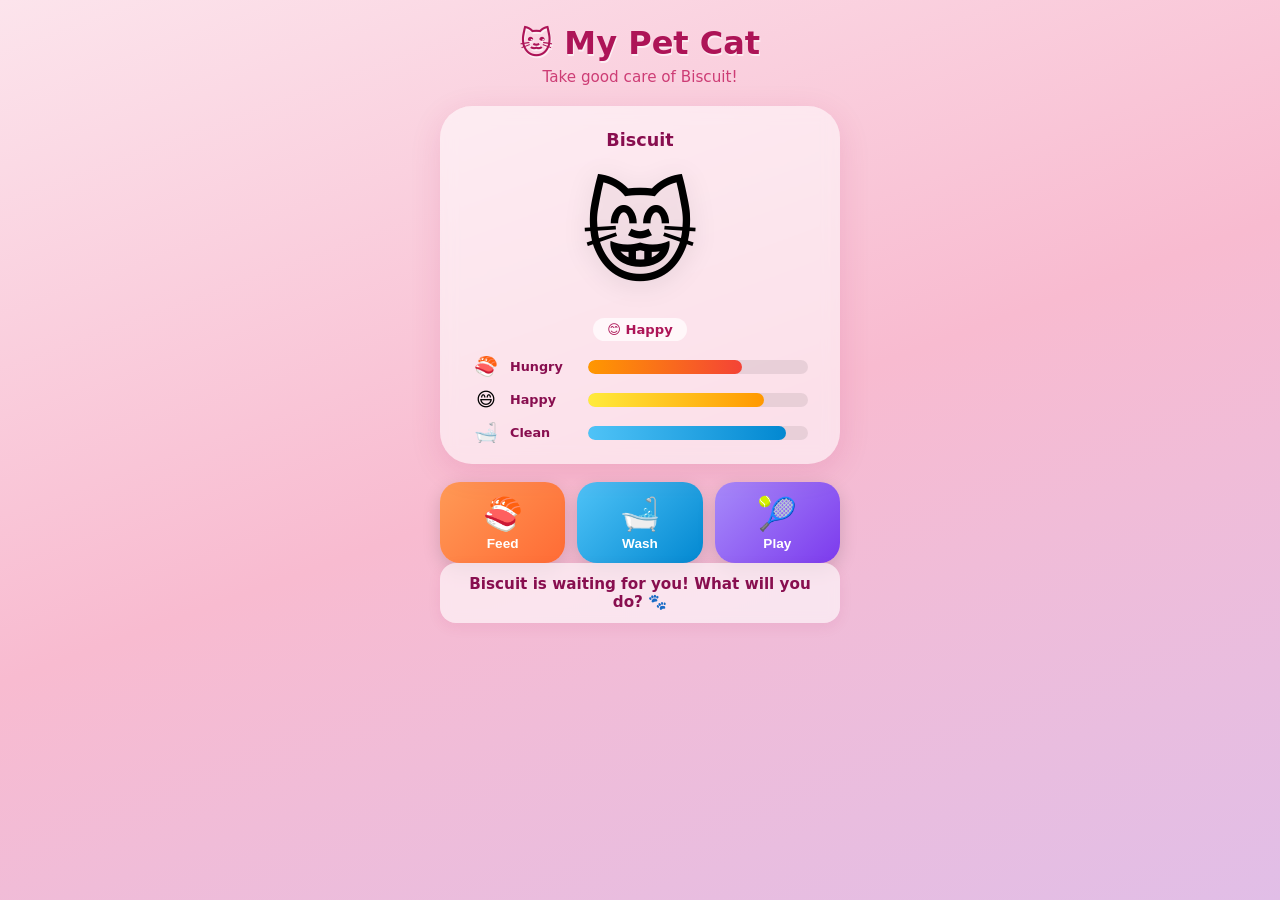
<file: cat-care.html>
<!DOCTYPE html>
<html lang="en">
<head>
  <meta charset="UTF-8" />
  <meta name="viewport" content="width=device-width, initial-scale=1.0" />
  <title>🐱 My Pet Cat</title>
  <style>
    *, *::before, *::after { box-sizing: border-box; margin: 0; padding: 0; }

    body {
      font-family: 'Segoe UI', system-ui, sans-serif;
      min-height: 100vh;
      background: linear-gradient(160deg, #fce4ec, #f8bbd0, #e1bee7);
      display: flex;
      flex-direction: column;
      align-items: center;
      justify-content: flex-start;
      padding: 24px 16px 40px;
    }

    h1 {
      font-size: 2rem;
      font-weight: 800;
      color: #ad1457;
      text-shadow: 1px 2px 0 rgba(255,255,255,0.6);
      margin-bottom: 6px;
    }

    .subtitle {
      color: #c2185b;
      font-size: 0.95rem;
      margin-bottom: 20px;
      opacity: 0.8;
    }

    /* ── Cat stage ── */
    .stage {
      background: rgba(255,255,255,0.55);
      border-radius: 32px;
      padding: 24px 32px 20px;
      width: 100%;
      max-width: 400px;
      box-shadow: 0 8px 32px rgba(173,20,87,0.12);
      display: flex;
      flex-direction: column;
      align-items: center;
      gap: 14px;
      margin-bottom: 18px;
      backdrop-filter: blur(8px);
    }

    .cat-name {
      font-size: 1.1rem;
      font-weight: 700;
      color: #880e4f;
    }

    /* ── Cat face ── */
    .cat-wrap {
      position: relative;
      width: 140px;
      height: 140px;
      display: flex;
      align-items: center;
      justify-content: center;
    }

    .cat-body {
      font-size: 7rem;
      line-height: 1;
      transition: transform 0.3s;
      filter: drop-shadow(0 4px 12px rgba(0,0,0,0.12));
      user-select: none;
    }

    .cat-body.wiggle  { animation: wiggle 0.6s ease; }
    .cat-body.bounce  { animation: bigbounce 0.7s ease; }
    .cat-body.spin    { animation: spin 0.6s ease; }
    .cat-body.sad     { filter: drop-shadow(0 4px 12px rgba(0,0,0,0.12)) grayscale(0.5); }

    @keyframes wiggle {
      0%,100% { transform: rotate(0deg); }
      20%     { transform: rotate(-12deg) scale(1.1); }
      40%     { transform: rotate(12deg) scale(1.1); }
      60%     { transform: rotate(-8deg); }
      80%     { transform: rotate(8deg); }
    }

    @keyframes bigbounce {
      0%,100% { transform: translateY(0) scale(1); }
      30%     { transform: translateY(-22px) scale(1.15); }
      60%     { transform: translateY(-10px) scale(1.05); }
    }

    @keyframes spin {
      0%   { transform: rotate(0deg) scale(1); }
      50%  { transform: rotate(180deg) scale(1.2); }
      100% { transform: rotate(360deg) scale(1); }
    }

    /* Bubbles */
    .bubble {
      position: absolute;
      top: -18px;
      right: -18px;
      background: #fff;
      border-radius: 50px;
      padding: 5px 12px;
      font-size: 0.85rem;
      font-weight: 700;
      color: #ad1457;
      box-shadow: 0 3px 10px rgba(0,0,0,0.12);
      white-space: nowrap;
      animation: popIn 0.3s cubic-bezier(0.34,1.56,0.64,1);
      pointer-events: none;
    }

    @keyframes popIn {
      from { transform: scale(0); opacity: 0; }
      to   { transform: scale(1); opacity: 1; }
    }

    .mood-tag {
      font-size: 0.82rem;
      font-weight: 700;
      padding: 4px 14px;
      border-radius: 20px;
      background: rgba(255,255,255,0.7);
      color: #ad1457;
    }

    /* ── Stats ── */
    .stats {
      width: 100%;
      display: flex;
      flex-direction: column;
      gap: 10px;
    }

    .stat-row {
      display: flex;
      align-items: center;
      gap: 10px;
    }

    .stat-icon { font-size: 1.2rem; width: 28px; text-align: center; flex-shrink: 0; }
    .stat-label { font-size: 0.8rem; font-weight: 700; color: #880e4f; width: 68px; flex-shrink: 0; }

    .bar-bg {
      flex: 1;
      height: 14px;
      background: rgba(0,0,0,0.08);
      border-radius: 10px;
      overflow: hidden;
    }

    .bar-fill {
      height: 100%;
      border-radius: 10px;
      transition: width 0.5s ease, background 0.5s ease;
    }

    .bar-fill.hunger    { background: linear-gradient(90deg, #ff9800, #f44336); }
    .bar-fill.happiness { background: linear-gradient(90deg, #ffeb3b, #ff9800); }
    .bar-fill.clean     { background: linear-gradient(90deg, #4fc3f7, #0288d1); }

    /* ── Buttons ── */
    .actions {
      display: grid;
      grid-template-columns: 1fr 1fr 1fr;
      gap: 12px;
      width: 100%;
      max-width: 400px;
    }

    .action-btn {
      border: none;
      border-radius: 20px;
      padding: 16px 8px 12px;
      cursor: pointer;
      display: flex;
      flex-direction: column;
      align-items: center;
      gap: 6px;
      font-size: 0.85rem;
      font-weight: 700;
      color: #fff;
      box-shadow: 0 6px 18px rgba(0,0,0,0.15);
      transition: transform 0.15s, box-shadow 0.15s;
    }

    .action-btn:hover  { transform: translateY(-3px); box-shadow: 0 10px 24px rgba(0,0,0,0.2); }
    .action-btn:active { transform: scale(0.95); }

    .action-btn .btn-icon { font-size: 2rem; line-height: 1; }

    .btn-feed  { background: linear-gradient(135deg, #ff9a56, #ff6b35); }
    .btn-wash  { background: linear-gradient(135deg, #4fc3f7, #0288d1); }
    .btn-play  { background: linear-gradient(135deg, #a78bfa, #7c3aed); }

    /* ── Message strip ── */
    .message-strip {
      width: 100%;
      max-width: 400px;
      background: rgba(255,255,255,0.6);
      border-radius: 16px;
      padding: 12px 18px;
      text-align: center;
      font-size: 0.95rem;
      font-weight: 600;
      color: #880e4f;
      min-height: 44px;
      backdrop-filter: blur(6px);
      box-shadow: 0 4px 14px rgba(173,20,87,0.08);
      transition: opacity 0.3s;
    }

    /* ── Game over ── */
    #game-over {
      display: none;
      position: fixed;
      inset: 0;
      background: rgba(0,0,0,0.55);
      z-index: 100;
      align-items: center;
      justify-content: center;
    }

    #game-over.show { display: flex; }

    .game-over-box {
      background: #fff;
      border-radius: 28px;
      padding: 40px 48px;
      text-align: center;
      box-shadow: 0 20px 60px rgba(0,0,0,0.25);
      animation: popIn 0.4s cubic-bezier(0.34,1.56,0.64,1);
    }

    .game-over-box .icon { font-size: 4rem; margin-bottom: 10px; }
    .game-over-box h2   { font-size: 1.8rem; color: #c62828; margin-bottom: 8px; }
    .game-over-box p    { color: #777; font-size: 1rem; margin-bottom: 24px; }

    .game-over-box button {
      padding: 12px 36px;
      border: none;
      border-radius: 50px;
      background: linear-gradient(135deg, #ec407a, #ad1457);
      color: #fff;
      font-size: 1.05rem;
      font-weight: 700;
      cursor: pointer;
      box-shadow: 0 6px 20px rgba(173,20,87,0.35);
      transition: transform 0.15s;
    }

    .game-over-box button:hover { transform: scale(1.05); }
  </style>
</head>
<body>

  <h1>🐱 My Pet Cat</h1>
  <p class="subtitle">Take good care of Biscuit!</p>

  <div class="stage">
    <div class="cat-name" id="cat-name">Biscuit</div>

    <div class="cat-wrap">
      <div class="cat-body" id="cat">🐱</div>
      <div class="bubble" id="bubble" style="display:none"></div>
    </div>

    <div class="mood-tag" id="mood-tag">😊 Happy</div>

    <div class="stats">
      <div class="stat-row">
        <span class="stat-icon">🍣</span>
        <span class="stat-label">Hungry</span>
        <div class="bar-bg"><div class="bar-fill hunger" id="bar-hunger" style="width:70%"></div></div>
      </div>
      <div class="stat-row">
        <span class="stat-icon">😄</span>
        <span class="stat-label">Happy</span>
        <div class="bar-bg"><div class="bar-fill happiness" id="bar-happy" style="width:80%"></div></div>
      </div>
      <div class="stat-row">
        <span class="stat-icon">🛁</span>
        <span class="stat-label">Clean</span>
        <div class="bar-bg"><div class="bar-fill clean" id="bar-clean" style="width:90%"></div></div>
      </div>
    </div>
  </div>

  <div class="actions">
    <button class="action-btn btn-feed" onclick="doAction('feed')">
      <span class="btn-icon">🍣</span>
      Feed
    </button>
    <button class="action-btn btn-wash" onclick="doAction('wash')">
      <span class="btn-icon">🛁</span>
      Wash
    </button>
    <button class="action-btn btn-play" onclick="doAction('play')">
      <span class="btn-icon">🎾</span>
      Play
    </button>
  </div>

  <div class="message-strip" id="message">Biscuit is waiting for you! What will you do?</div>

  <div id="game-over">
    <div class="game-over-box">
      <div class="icon">😿</div>
      <h2>Oh no!</h2>
      <p id="game-over-msg">Biscuit ran away because she wasn't taken care of!</p>
      <button onclick="restartGame()">Try Again 💕</button>
    </div>
  </div>

  <script>
    // ── State ──
    let hunger   = 70;   // fullness — goes DOWN over time, FEED brings up
    let happy    = 80;   // goes DOWN over time, PLAY brings up
    let clean    = 90;   // goes DOWN over time, WASH brings up

    const DRAIN_INTERVAL = 2500; // ms between drain ticks
    const DRAIN = { hunger: 7, happy: 6, clean: 5 };
    const BOOST = { feed: 30, play: 28, wash: 35 };

    let drainTimer = null;
    let bubbleTimer = null;

    // ── Cat moods ──
    function getMood() {
      const min = Math.min(hunger, happy, clean);
      if (min >= 70) return { emoji: "😸", label: "😊 Happy",    anim: "" };
      if (min >= 45) return { emoji: "🐱", label: "😐 Okay",     anim: "" };
      if (min >= 25) return { emoji: "🙀", label: "😟 Needs You", anim: "" };
      return               { emoji: "😿", label: "😢 Sad",       anim: "sad" };
    }

    function getCritical() {
      if (hunger < 15)  return "😿 Biscuit is SO hungry! Please feed her!";
      if (happy < 15)   return "😾 Biscuit is bored and upset. Play with her!";
      if (clean < 15)   return "🙀 Biscuit is really dirty. Time for a bath!";
      if (hunger < 30)  return "🍣 Biscuit is getting hungry...";
      if (happy < 30)   return "🎾 Biscuit wants to play!";
      if (clean < 30)   return "🛁 Biscuit could use a wash soon.";
      return null;
    }

    // ── UI update ──
    function clamp(v) { return Math.max(0, Math.min(100, v)); }

    function updateUI() {
      hunger = clamp(hunger);
      happy  = clamp(happy);
      clean  = clamp(clean);

      document.getElementById('bar-hunger').style.width = hunger + '%';
      document.getElementById('bar-happy').style.width  = happy  + '%';
      document.getElementById('bar-clean').style.width  = clean  + '%';

      const mood = getMood();
      const cat  = document.getElementById('cat');

      // only update emoji if not mid-action-animation
      if (!cat.classList.contains('wiggle') && !cat.classList.contains('bounce') && !cat.classList.contains('spin')) {
        cat.textContent = mood.emoji;
      }

      cat.className = 'cat-body ' + mood.anim;
      document.getElementById('mood-tag').textContent = mood.label;

      // critical message
      const crit = getCritical();
      if (crit) setMessage(crit);

      // game over
      if (hunger <= 0 || happy <= 0 || clean <= 0) {
        triggerGameOver();
      }
    }

    // ── Actions ──
    const ACTION_CONFIG = {
      feed: {
        anim: 'wiggle',
        emoji: '😸',
        bubble: '😋 Yummy!',
        messages: [
          "Biscuit loved the fish! Purrrr 🐟",
          "Nom nom nom! Biscuit is happy! 🍣",
          "Biscuit ate every last bite! 😸",
        ],
        apply() { hunger = clamp(hunger + BOOST.feed); }
      },
      wash: {
        anim: 'spin',
        emoji: '🐱',
        bubble: '✨ Squeaky clean!',
        messages: [
          "Biscuit is all fluffy and clean! 🛁",
          "Sparkling! Biscuit smells like roses 🌸",
          "Biscuit shook herself dry — so cute! 💦",
        ],
        apply() { clean = clamp(clean + BOOST.wash); }
      },
      play: {
        anim: 'bounce',
        emoji: '😹',
        bubble: '🎾 Wheee!',
        messages: [
          "Biscuit chased the ball everywhere! 🎾",
          "Biscuit did a zoomie! 🌀",
          "Biscuit is SO happy right now! 😹",
        ],
        apply() { happy = clamp(happy + BOOST.play); }
      }
    };

    let actionLocked = false;

    function doAction(type) {
      if (actionLocked) return;
      actionLocked = true;

      const cfg = ACTION_CONFIG[type];
      cfg.apply();

      // animate cat
      const cat = document.getElementById('cat');
      cat.textContent = cfg.emoji;
      cat.className = 'cat-body ' + cfg.anim;

      // show bubble
      showBubble(cfg.bubble);

      // random message
      const msgs = cfg.messages;
      setMessage(msgs[Math.floor(Math.random() * msgs.length)]);

      // unlock after anim
      setTimeout(() => {
        actionLocked = false;
        updateUI();
      }, 750);
    }

    function showBubble(text) {
      clearTimeout(bubbleTimer);
      const b = document.getElementById('bubble');
      b.textContent = text;
      b.style.display = 'block';
      b.style.animation = 'none';
      void b.offsetWidth; // reflow
      b.style.animation = '';
      bubbleTimer = setTimeout(() => { b.style.display = 'none'; }, 2200);
    }

    function setMessage(text) {
      document.getElementById('message').textContent = text;
    }

    // ── Drain loop ──
    function drainTick() {
      hunger = clamp(hunger - DRAIN.hunger);
      happy  = clamp(happy  - DRAIN.happy);
      clean  = clamp(clean  - DRAIN.clean);
      updateUI();
    }

    // ── Game over ──
    function triggerGameOver() {
      clearInterval(drainTimer);
      let reason = "Biscuit ran away because she wasn't taken care of!";
      if (hunger <= 0) reason = "Biscuit was too hungry and ran away to find food! 🍣";
      if (happy  <= 0) reason = "Biscuit was too bored and found another family! 🎾";
      if (clean  <= 0) reason = "Biscuit was too dirty and hid under the bed! 🛁";
      document.getElementById('game-over-msg').textContent = reason;
      document.getElementById('game-over').classList.add('show');
    }

    // ── Restart ──
    function restartGame() {
      hunger = 70; happy = 80; clean = 90;
      document.getElementById('game-over').classList.remove('show');
      setMessage("Biscuit is back! Take good care of her! 💕");
      updateUI();
      clearInterval(drainTimer);
      drainTimer = setInterval(drainTick, DRAIN_INTERVAL);
    }

    // ── Idle purr messages ──
    const IDLE_MSGS = [
      "Biscuit is looking at you with big eyes... 👀",
      "Biscuit is purring softly 😻",
      "Biscuit just did a little stretch 🐾",
      "Biscuit is napping... zzz 💤",
      "Biscuit blinked slowly at you — that means she loves you! 🐱",
      "Biscuit is watching a butterfly outside 🦋",
    ];
    let idleIndex = 0;
    function idleMessage() {
      const crit = getCritical();
      if (!crit) {
        setMessage(IDLE_MSGS[idleIndex % IDLE_MSGS.length]);
        idleIndex++;
      }
    }
    setInterval(idleMessage, 6000);

    // ── Boot ──
    updateUI();
    drainTimer = setInterval(drainTick, DRAIN_INTERVAL);
    setTimeout(() => setMessage("Biscuit is waiting for you! What will you do? 🐾"), 100);
  </script>
</body>
</html>
</file>
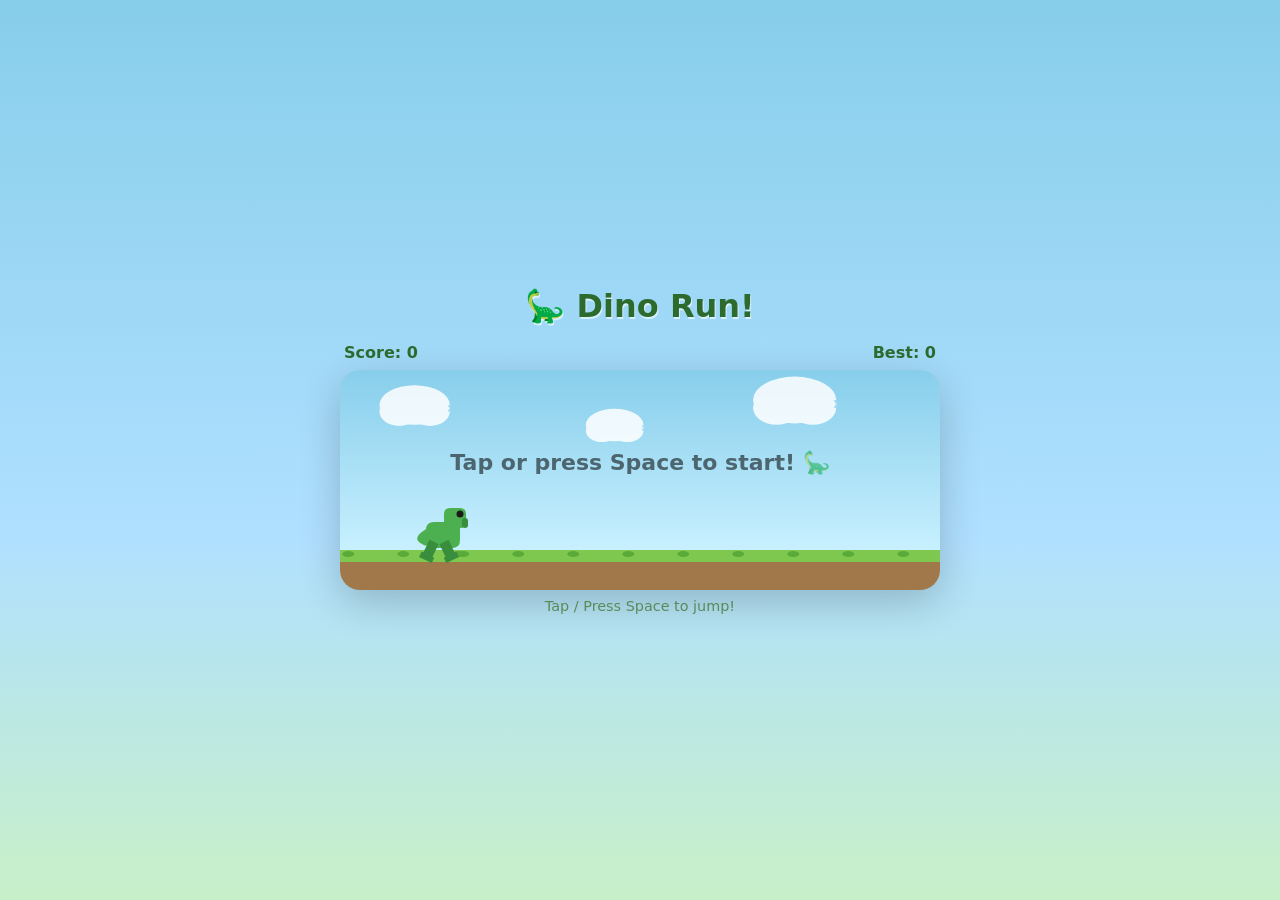
<file: dino-run.html>
<!DOCTYPE html>
<html lang="en">
<head>
  <meta charset="UTF-8" />
  <meta name="viewport" content="width=device-width, initial-scale=1.0" />
  <title>🦕 Dino Run!</title>
  <style>
    *, *::before, *::after { box-sizing: border-box; margin: 0; padding: 0; }

    body {
      font-family: 'Segoe UI', system-ui, sans-serif;
      background: linear-gradient(180deg, #87ceeb 0%, #b0e0ff 60%, #c8f0c8 100%);
      min-height: 100vh;
      display: flex;
      flex-direction: column;
      align-items: center;
      justify-content: center;
      padding: 16px;
      user-select: none;
    }

    h1 {
      font-size: 2rem;
      font-weight: 800;
      color: #2d6a2d;
      text-shadow: 1px 2px 0 rgba(255,255,255,0.6);
      margin-bottom: 10px;
    }

    .game-wrap {
      position: relative;
      width: 100%;
      max-width: 600px;
    }

    canvas {
      display: block;
      width: 100%;
      border-radius: 20px;
      box-shadow: 0 12px 40px rgba(0,0,0,0.2);
      cursor: pointer;
      touch-action: manipulation;
    }

    .scores {
      display: flex;
      justify-content: space-between;
      padding: 8px 4px;
      font-size: 1rem;
      font-weight: 700;
      color: #2d6a2d;
    }

    .hint {
      margin-top: 8px;
      text-align: center;
      color: #5a8a5a;
      font-size: 0.9rem;
    }
  </style>
</head>
<body>
  <h1>🦕 Dino Run!</h1>

  <div class="game-wrap">
    <div class="scores">
      <span>Score: <span id="score-display">0</span></span>
      <span>Best: <span id="best-display">0</span></span>
    </div>
    <canvas id="c" width="600" height="220"></canvas>
    <p class="hint" id="hint">Tap / Press Space to jump!</p>
  </div>

  <script>
    const canvas = document.getElementById('c');
    const ctx    = canvas.getContext('2d');
    const W = 600, H = 220;

    // Scale canvas for retina / high-DPI screens (fixes blurry rendering on iPhone)
    const DPR = window.devicePixelRatio || 1;
    canvas.width  = W * DPR;
    canvas.height = H * DPR;
    canvas.style.width  = '100%';
    canvas.style.height = 'auto';
    ctx.scale(DPR, DPR);
    const GROUND = H - 40;

    // ── Colours ──
    const SKY_TOP  = '#87ceeb';
    const SKY_BOT  = '#c8f0ff';
    const GROUND_C = '#7ec850';
    const DIRT_C   = '#a0784a';

    // ── State ──
    let state = 'idle'; // idle | running | dead
    let score = 0;
    let best  = 0;
    let speed, obstacles, clouds, groundX, frame, raf;
    let dino, particles;

    // ── Dino ──
    function makeDino() {
      return {
        x: 80,
        y: GROUND,
        w: 44,
        h: 48,
        vy: 0,
        grounded: true,
        jumping: false,
        legFrame: 0,
        dead: false,
      };
    }

    // ── Init ──
    function init() {
      score     = 0;
      speed     = 4.5;
      frame     = 0;
      groundX   = 0;
      obstacles = [];
      clouds    = [
        { x: 120, y: 35, r: 22 },
        { x: 320, y: 55, r: 18 },
        { x: 500, y: 30, r: 26 },
      ];
      particles = [];
      dino      = makeDino();
      state     = 'running';
      document.getElementById('hint').textContent = 'Tap / Press Space to jump!';
    }

    // ── Jump ──
    function jump() {
      if (state === 'idle') { init(); return; }
      if (state === 'dead') { init(); return; }
      if (state === 'running' && dino.grounded) {
        dino.vy      = -13.5;
        dino.grounded = false;
        dino.jumping  = true;
      }
    }

    // ── Input ──
    // Touch (iOS Safari needs touchstart with preventDefault to work in iframes)
    canvas.addEventListener('touchstart', e => { e.preventDefault(); jump(); }, { passive: false });
    window.addEventListener('touchstart',  e => { e.preventDefault(); jump(); }, { passive: false });

    // Mouse / pointer fallback for desktop
    canvas.addEventListener('mousedown', jump);
    document.addEventListener('keydown', e => {
      if (e.code === 'Space' || e.code === 'ArrowUp') { e.preventDefault(); jump(); }
    });

    // ── Spawn obstacle ──
    function spawnObstacle() {
      const types = ['cactus', 'rock', 'doublecactus'];
      const type  = types[Math.floor(Math.random() * types.length)];
      let w, h;
      if (type === 'cactus')       { w = 22; h = 48; }
      else if (type === 'rock')    { w = 36; h = 28; }
      else                          { w = 46; h = 52; }
      obstacles.push({ x: W + 20, y: GROUND - h + 2, w, h, type });
    }

    // ── Dust particles ──
    function spawnDust() {
      for (let i = 0; i < 3; i++) {
        particles.push({
          x: dino.x + dino.w / 2 + (Math.random() - 0.5) * 20,
          y: GROUND + 2,
          vx: (Math.random() - 0.5) * 2 - speed * 0.3,
          vy: -(Math.random() * 2),
          life: 1,
          r: 3 + Math.random() * 4,
        });
      }
    }

    // ── Draw helpers ──
    function drawGround() {
      // Grass strip
      ctx.fillStyle = GROUND_C;
      ctx.fillRect(0, GROUND, W, 12);

      // Dirt
      ctx.fillStyle = DIRT_C;
      ctx.fillRect(0, GROUND + 12, W, H - GROUND - 12);

      // Scrolling grass detail dots
      ctx.fillStyle = '#5aaa3a';
      for (let i = 0; i < 12; i++) {
        const x = ((groundX * 0.5 + i * 55) % (W + 10)) - 5;
        ctx.beginPath();
        ctx.ellipse(x, GROUND + 4, 6, 3, 0, 0, Math.PI * 2);
        ctx.fill();
      }
    }

    function drawCloud(c) {
      ctx.fillStyle = 'rgba(255,255,255,0.85)';
      ctx.beginPath();
      ctx.ellipse(c.x, c.y, c.r * 1.6, c.r * 0.9, 0, 0, Math.PI * 2);
      ctx.ellipse(c.x - c.r * 0.7, c.y + c.r * 0.3, c.r * 0.9, c.r * 0.65, 0, 0, Math.PI * 2);
      ctx.ellipse(c.x + c.r * 0.7, c.y + c.r * 0.3, c.r * 0.9, c.r * 0.65, 0, 0, Math.PI * 2);
      ctx.fill();
    }

    function drawDino(d) {
      const x = d.x, y = d.y - d.h + 6;
      const dead = d.dead;

      // Body
      ctx.fillStyle = dead ? '#888' : '#4caf50';
      roundRect(x + 6, y + 14, d.w - 10, d.h - 22, 8);
      ctx.fill();

      // Head
      ctx.fillStyle = dead ? '#888' : '#4caf50';
      roundRect(x + d.w - 20, y, 22, 20, 6);
      ctx.fill();

      // Eye
      ctx.fillStyle = dead ? '#555' : '#1a1a1a';
      ctx.beginPath();
      ctx.arc(x + d.w - 4, y + 6, dead ? 3 : 3.5, 0, Math.PI * 2);
      ctx.fill();

      if (dead) {
        // X eyes
        ctx.strokeStyle = '#fff';
        ctx.lineWidth = 2;
        ctx.beginPath();
        ctx.moveTo(x + d.w - 7, y + 3); ctx.lineTo(x + d.w - 1, y + 9);
        ctx.moveTo(x + d.w - 1, y + 3); ctx.lineTo(x + d.w - 7, y + 9);
        ctx.stroke();
      }

      // Snout
      ctx.fillStyle = dead ? '#777' : '#388e3c';
      roundRect(x + d.w - 2, y + 10, 6, 10, 3);
      ctx.fill();

      // Tail
      ctx.fillStyle = dead ? '#888' : '#4caf50';
      ctx.beginPath();
      ctx.moveTo(x + 8, y + 20);
      ctx.quadraticCurveTo(x - 10, y + 30, x + 2, y + 36);
      ctx.quadraticCurveTo(x + 10, y + 42, x + 8, y + 28);
      ctx.closePath();
      ctx.fill();

      // Legs (animated)
      if (!dead) {
        const legAngle = Math.sin(frame * 0.35) * 0.5;
        drawLeg(x + 14, y + d.h - 14, legAngle);
        drawLeg(x + 24, y + d.h - 14, -legAngle);
      } else {
        drawLeg(x + 14, y + d.h - 14, 0.4);
        drawLeg(x + 24, y + d.h - 14, -0.4);
      }
    }

    function drawLeg(x, y, angle) {
      ctx.save();
      ctx.translate(x, y);
      ctx.rotate(angle);
      ctx.fillStyle = '#388e3c';
      ctx.fillRect(-5, 0, 10, 18);
      ctx.fillRect(-7, 14, 14, 6);
      ctx.restore();
    }

    function drawCactus(o) {
      ctx.fillStyle = '#2e7d32';
      // Main trunk
      roundRect(o.x + o.w / 2 - 6, o.y, 12, o.h, 4);
      ctx.fill();
      // Left arm
      ctx.fillRect(o.x, o.y + 12, o.w / 2 - 3, 8);
      roundRect(o.x, o.y + 4, 8, 18, 4);
      ctx.fill();
      // Right arm
      ctx.fillRect(o.x + o.w / 2 + 3, o.y + 16, o.w / 2 - 3, 8);
      roundRect(o.x + o.w - 8, o.y + 8, 8, 18, 4);
      ctx.fill();
      // Spines
      ctx.fillStyle = '#1b5e20';
      ctx.fillRect(o.x + o.w / 2 - 1, o.y - 4, 2, 8);
      ctx.fillRect(o.x + 2, o.y + 2, 2, 6);
      ctx.fillRect(o.x + o.w - 4, o.y + 6, 2, 6);
    }

    function drawRock(o) {
      ctx.fillStyle = '#9e9e9e';
      ctx.beginPath();
      ctx.ellipse(o.x + o.w / 2, o.y + o.h * 0.6, o.w / 2, o.h / 2, 0, 0, Math.PI * 2);
      ctx.fill();
      ctx.fillStyle = '#bdbdbd';
      ctx.beginPath();
      ctx.ellipse(o.x + o.w * 0.4, o.y + o.h * 0.4, o.w * 0.28, o.h * 0.28, -0.3, 0, Math.PI * 2);
      ctx.fill();
    }

    function drawDoubleCactus(o) {
      ctx.fillStyle = '#2e7d32';
      roundRect(o.x + 4, o.y + 8, 10, o.h - 8, 4);
      ctx.fill();
      roundRect(o.x + o.w - 14, o.y, 10, o.h, 4);
      ctx.fill();
      ctx.fillRect(o.x + 4, o.y + 22, o.w - 14, 8);
      ctx.fillStyle = '#1b5e20';
      ctx.fillRect(o.x + 8, o.y + 4, 2, 6);
      ctx.fillRect(o.x + o.w - 9, o.y - 4, 2, 8);
    }

    function drawObstacle(o) {
      if (o.type === 'cactus')       drawCactus(o);
      else if (o.type === 'rock')    drawRock(o);
      else                            drawDoubleCactus(o);
    }

    function drawParticles() {
      particles.forEach(p => {
        ctx.globalAlpha = p.life * 0.6;
        ctx.fillStyle = DIRT_C;
        ctx.beginPath();
        ctx.arc(p.x, p.y, p.r * p.life, 0, Math.PI * 2);
        ctx.fill();
      });
      ctx.globalAlpha = 1;
    }

    function roundRect(x, y, w, h, r) {
      ctx.beginPath();
      ctx.moveTo(x + r, y);
      ctx.lineTo(x + w - r, y);
      ctx.quadraticCurveTo(x + w, y, x + w, y + r);
      ctx.lineTo(x + w, y + h - r);
      ctx.quadraticCurveTo(x + w, y + h, x + w - r, y + h);
      ctx.lineTo(x + r, y + h);
      ctx.quadraticCurveTo(x, y + h, x, y + h - r);
      ctx.lineTo(x, y + r);
      ctx.quadraticCurveTo(x, y, x + r, y);
      ctx.closePath();
    }

    function drawScore() {
      ctx.fillStyle = 'rgba(0,0,0,0.18)';
      ctx.font = 'bold 18px Segoe UI, system-ui, sans-serif';
      ctx.textAlign = 'right';
      ctx.fillText('Score: ' + Math.floor(score), W - 16, 28);
      ctx.textAlign = 'left';
    }

    // ── AABB collision ──
    function collides(a, b) {
      const pad = 6;
      return (
        a.x + pad < b.x + b.w - pad &&
        a.x + a.w - pad > b.x + pad &&
        (a.y - a.h + 6) + pad < b.y + b.h - pad &&
        (a.y - a.h + 6) + a.h - pad > b.y + pad
      );
    }

    // ── Main loop ──
    let nextObstacle = 90;

    function loop() {
      frame++;
      ctx.clearRect(0, 0, W, H);

      // Background
      const grad = ctx.createLinearGradient(0, 0, 0, GROUND);
      grad.addColorStop(0, SKY_TOP);
      grad.addColorStop(1, SKY_BOT);
      ctx.fillStyle = grad;
      ctx.fillRect(0, 0, W, GROUND);

      // Clouds
      clouds.forEach(c => {
        drawCloud(c);
        c.x -= speed * 0.18;
        if (c.x < -60) c.x = W + 60;
      });

      // Ground scroll
      groundX = (groundX + speed) % W;

      drawGround();

      if (state === 'idle') {
        // Draw static dino
        drawDino(dino);
        ctx.fillStyle = 'rgba(0,0,0,0.55)';
        ctx.font = 'bold 22px Segoe UI, system-ui, sans-serif';
        ctx.textAlign = 'center';
        ctx.fillText('Tap or press Space to start! 🦕', W / 2, H / 2 - 10);
        ctx.textAlign = 'left';
        raf = requestAnimationFrame(loop);
        return;
      }

      if (state === 'running') {
        // Gravity
        dino.vy += 0.7;
        dino.y  += dino.vy;

        if (dino.y >= GROUND) {
          dino.y       = GROUND;
          dino.vy      = 0;
          dino.grounded = true;
          dino.jumping  = false;
        }

        // Dust when running
        if (dino.grounded && frame % 6 === 0) spawnDust();

        // Obstacles
        nextObstacle--;
        if (nextObstacle <= 0) {
          spawnObstacle();
          // Gap between obstacles shrinks as speed increases
          nextObstacle = Math.floor(80 + Math.random() * 60 - (speed - 4.5) * 8);
          nextObstacle = Math.max(nextObstacle, 45);
        }

        obstacles.forEach(o => o.x -= speed);
        obstacles = obstacles.filter(o => o.x > -80);

        // Score & speed ramp
        score += speed * 0.04;
        speed  = 4.5 + Math.floor(score / 80) * 0.4;
        speed  = Math.min(speed, 14);

        // Update score displays
        document.getElementById('score-display').textContent = Math.floor(score);
        if (score > best) {
          best = score;
          document.getElementById('best-display').textContent = Math.floor(best);
        }

        // Collision
        for (const o of obstacles) {
          if (collides({ x: dino.x, y: dino.y, w: dino.w, h: dino.h }, o)) {
            state     = 'dead';
            dino.dead = true;
            dino.vy   = -8;
            document.getElementById('hint').textContent = 'Oh no! Tap or press Space to try again 🦕';
            break;
          }
        }
      }

      if (state === 'dead') {
        dino.vy += 0.7;
        dino.y  += dino.vy;
        if (dino.y > H + 60) dino.y = H + 60; // cap below screen
      }

      // Particles
      particles.forEach(p => {
        p.x   += p.vx;
        p.y   += p.vy;
        p.vy  += 0.1;
        p.life -= 0.06;
      });
      particles = particles.filter(p => p.life > 0);

      drawParticles();
      obstacles.forEach(drawObstacle);
      drawDino(dino);
      drawScore();

      raf = requestAnimationFrame(loop);
    }

    // ── Boot ──
    // init() sets up clouds, dino, speed etc. so the idle screen can draw
    init();
    state = 'idle';
    loop();
  </script>
</body>
</html>
</file>
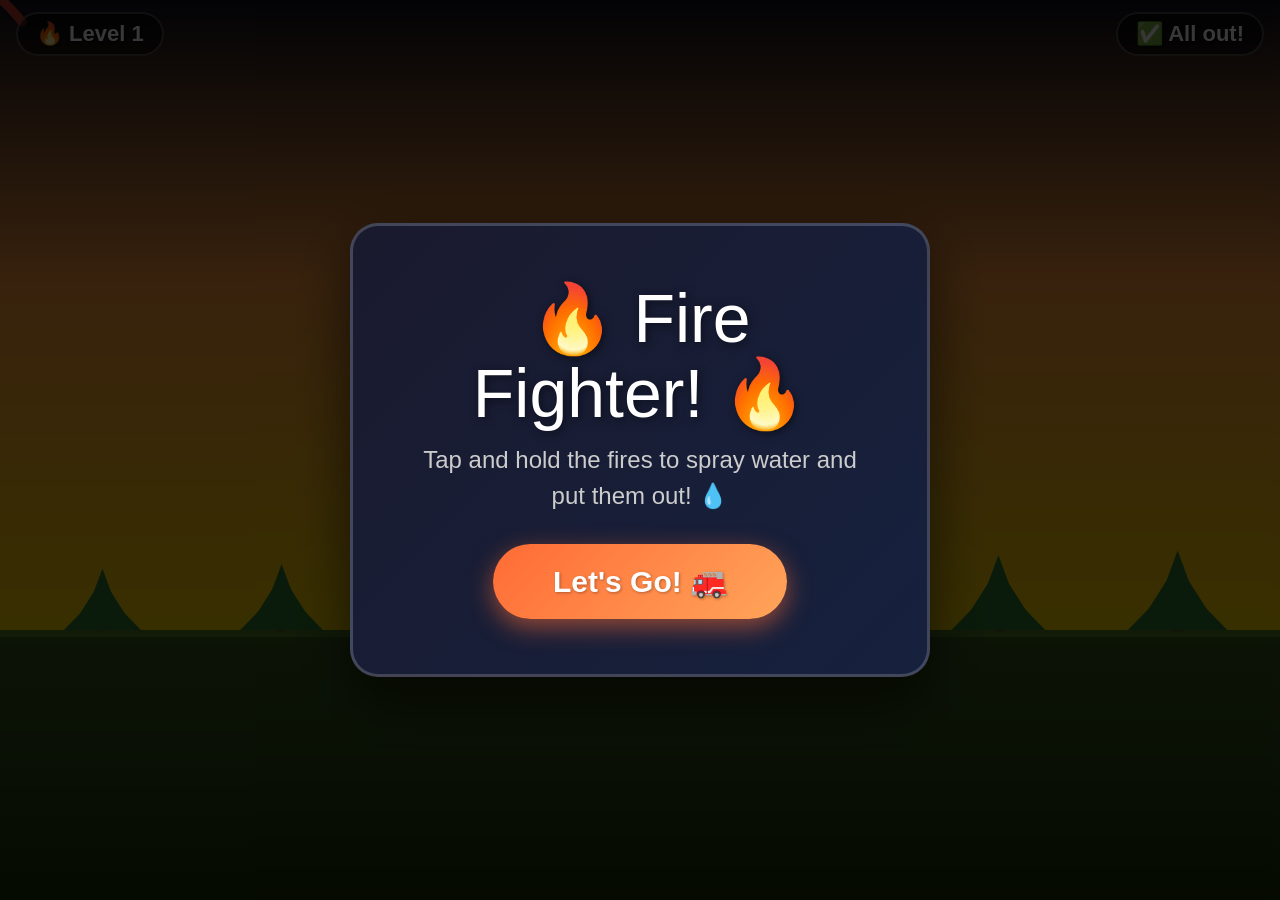
<file: firefighter.html>
<!DOCTYPE html>
<html lang="en">
<head>
<meta charset="UTF-8">
<meta name="viewport" content="width=device-width, initial-scale=1.0, maximum-scale=1.0, user-scalable=no">
<title>🔥 Fire Fighter Fun!</title>
<style>
* { margin: 0; padding: 0; box-sizing: border-box; -webkit-tap-highlight-color: transparent; }
body {
  overflow: hidden;
  background: #000;
  font-family: 'Segoe UI', Arial, sans-serif;
  cursor: none;
  user-select: none;
  touch-action: none;
}
canvas { display: block; }
#hud {
  position: fixed;
  top: 0; left: 0; right: 0;
  padding: 12px 16px;
  display: flex;
  justify-content: space-between;
  align-items: center;
  pointer-events: none;
  z-index: 5;
}
.badge {
  background: rgba(0,0,0,0.55);
  color: white;
  padding: 7px 18px;
  border-radius: 30px;
  font-size: clamp(15px, 4vw, 22px);
  font-weight: bold;
  border: 2px solid rgba(255,255,255,0.25);
  text-shadow: 1px 1px 3px rgba(0,0,0,0.8);
}
#overlay {
  position: fixed;
  inset: 0;
  display: flex;
  flex-direction: column;
  align-items: center;
  justify-content: center;
  background: rgba(0,0,0,0.78);
  z-index: 10;
}
#obox {
  background: linear-gradient(135deg, #1a1a2e, #16213e);
  border: 3px solid rgba(255,255,255,0.18);
  border-radius: 28px;
  padding: clamp(28px, 6vw, 55px) clamp(24px, 7vw, 65px);
  text-align: center;
  max-width: 580px;
  width: 92%;
  box-shadow: 0 20px 60px rgba(0,0,0,0.6);
}
#otitle {
  font-size: clamp(32px, 9vw, 68px);
  color: white;
  margin-bottom: 12px;
  text-shadow: 2px 2px 8px rgba(0,0,0,0.5);
  line-height: 1.1;
}
#osub {
  font-size: clamp(15px, 3.5vw, 24px);
  color: #ccc;
  margin-bottom: 30px;
  line-height: 1.5;
}
#obtn {
  font-size: clamp(18px, 4.5vw, 30px);
  padding: clamp(14px,3vw,20px) clamp(30px,7vw,60px);
  background: linear-gradient(135deg, #ff6b35, #ffa55a);
  color: white;
  border: none;
  border-radius: 50px;
  cursor: pointer;
  font-weight: bold;
  box-shadow: 0 8px 25px rgba(255,107,53,0.55);
  transition: transform 0.15s, box-shadow 0.15s;
  text-shadow: 1px 1px 3px rgba(0,0,0,0.3);
  touch-action: manipulation;
}
#obtn:hover { transform: scale(1.06); }
#obtn:active { transform: scale(0.95); }
.hidden { display: none !important; }
/* Mobile cursor hint */
#hint {
  position: fixed;
  bottom: 18px;
  left: 50%;
  transform: translateX(-50%);
  background: rgba(0,0,0,0.5);
  color: white;
  padding: 8px 20px;
  border-radius: 20px;
  font-size: clamp(13px, 3.5vw, 18px);
  pointer-events: none;
  z-index: 6;
  opacity: 0;
  transition: opacity 0.5s;
}
#hint.show { opacity: 1; }
</style>
</head>
<body>
<canvas id="c"></canvas>
<div id="hud">
  <div class="badge" id="lvlbadge">🔥 Level 1</div>
  <div class="badge" id="firebadge">🔥 0 left</div>
</div>
<div id="hint">👆 Tap &amp; hold fires to spray water!</div>
<div id="overlay">
  <div id="obox">
    <div id="otitle">🔥 Fire Fighter! 🔥</div>
    <p id="osub">Tap and hold the fires to spray water and put them out! 💧</p>
    <button id="obtn" onclick="startLevel()">Let's Go! 🚒</button>
  </div>
</div>

<script>
const canvas = document.getElementById('c');
const ctx = canvas.getContext('2d');
let W, H;
const resize = () => { W = canvas.width = window.innerWidth; H = canvas.height = window.innerHeight; };
resize();
window.addEventListener('resize', resize);

let mx = 0, my = 0, isDown = false;
let isTouchDevice = false;
let gameState = 'menu'; // menu | playing | intermission | levelDone | win
let level = 0;
let fires = [], drops = [], smokes = [], confetti = [], floatTexts = [];
let tick = 0;
let winBuildings = []; // pre-computed building window data

// ─── Audio ────────────────────────────────────────────────────────
let aCtx;
const initAudio = () => { if (!aCtx) aCtx = new (window.AudioContext || window.webkitAudioContext)(); };
const playTone = (freq, dur, vol=0.25) => {
  if (!aCtx) return;
  try {
    const o = aCtx.createOscillator(), g = aCtx.createGain();
    o.frequency.value = freq; o.type = 'sine';
    g.gain.setValueAtTime(vol, aCtx.currentTime);
    g.gain.exponentialRampToValueAtTime(0.001, aCtx.currentTime + dur);
    o.connect(g); g.connect(aCtx.destination);
    o.start(); o.stop(aCtx.currentTime + dur);
  } catch(e) {}
};
const playExtinguish = () => { playTone(880,0.1); setTimeout(()=>playTone(1100,0.15),80); };
const playWaterSound = () => {
  if (!aCtx || tick % 8 !== 0) return;
  try {
    const buf = aCtx.createBuffer(1, aCtx.sampleRate*0.07, aCtx.sampleRate);
    const d = buf.getChannelData(0);
    for (let i = 0; i < d.length; i++) d[i] = (Math.random()*2-1)*(1-i/d.length)*0.4;
    const s = aCtx.createBufferSource();
    const f = aCtx.createBiquadFilter(); f.type='bandpass'; f.frequency.value=800;
    const g = aCtx.createGain(); g.gain.value = 0.15;
    s.buffer=buf; s.connect(f); f.connect(g); g.connect(aCtx.destination); s.start();
  } catch(e) {}
};

// ─── Levels ───────────────────────────────────────────────────────
const LEVELS = [
  { title:'🌲 Level 1: The Campfire!',  hint:'Put out the campfire! Tap and hold! 💧', count:1, bg:['#ff9a3c','#ffd700'], scene:'meadow'  },
  { title:'🌳 Level 2: Burning Trees!', hint:'Save the 2 trees from the fire!',        count:2, bg:['#ff6600','#ff9a3c'], scene:'forest'  },
  { title:'🏠 Level 3: The House!',     hint:'Save the house! 3 fires!',               count:3, bg:['#e74c3c','#ff8050'], scene:'town'    },
  { title:'🌲 Level 4: Forest Fire!',   hint:'Big forest fire! Put out 5 fires!',      count:5, bg:['#c0392b','#e74c3c'], scene:'forest2' },
  { title:'🏙️ Level 5: City on Fire!',  hint:'Save the city! 7 fires!',               count:7, bg:['#8e44ad','#c0392b'], scene:'city'    },
];

// ─── Fire ─────────────────────────────────────────────────────────
class Fire {
  constructor(x, y) {
    this.x = x; this.y = y;
    this.hp = 100; this.alive = true;
    this.size = 58 + Math.random()*28;
    this.ph = Math.random()*Math.PI*2;
    this.ps = 0.055 + Math.random()*0.04;
    this.pulseT = 0;
  }
  hit(dmg) {
    if (!this.alive) return;
    this.hp -= dmg;
    this.pulseT = 8;
    if (this.hp <= 0) {
      this.hp = 0; this.alive = false;
      for (let i=0;i<10;i++) smokes.push(new Smoke(this.x, this.y));
      floatTexts.push({x:this.x, y:this.y-70, text:'OUT! 💧', life:1, vy:-1.2});
      playExtinguish();
    }
  }
  draw() {
    if (!this.alive) return;
    this.ph += this.ps;
    if (this.pulseT > 0) this.pulseT--;
    const ratio = Math.max(0.1, this.hp/100);
    const fl = 0.88 + 0.12*Math.sin(this.ph);
    const s = this.size * fl * (0.5 + 0.5*ratio);
    const px = this.pulseT > 0 ? 1.08 : 1;

    ctx.save();
    ctx.translate(this.x, this.y);
    ctx.scale(px, px);

    // Glow
    const grd = ctx.createRadialGradient(0,-s*0.1,0, 0,-s*0.1,s*2.2);
    grd.addColorStop(0, `rgba(255,120,0,${0.35*ratio})`);
    grd.addColorStop(1, 'rgba(255,50,0,0)');
    ctx.fillStyle = grd;
    ctx.beginPath(); ctx.ellipse(0, 0, s*2, s*1.5, 0, 0, Math.PI*2); ctx.fill();

    // Fire layers
    flame(s*0.85, s*1.1, '#ff2200', '#dd0000', this.ph, 0);
    flame(s*0.62, s*0.85, '#ff6600', '#ff4400', this.ph+1, -s*0.05);
    flame(s*0.38, s*0.58, '#ffcc00', '#ffaa00', this.ph+2, -s*0.12);
    flame(s*0.18, s*0.28, '#ffffff', '#ffff88', this.ph+3, -s*0.17);

    ctx.restore();

    // HP bar
    const bw = this.size*1.9, bx = this.x-bw/2, by = this.y + this.size*0.65;
    ctx.fillStyle = 'rgba(0,0,0,0.45)';
    roundRect(bx-2, by-2, bw+4, 13, 6); ctx.fill();
    ctx.fillStyle = '#ff3333';
    roundRect(bx, by, bw, 9, 4); ctx.fill();
    ctx.fillStyle = ratio > 0.5 ? '#33ff66' : ratio > 0.25 ? '#ffcc00' : '#ff6600';
    roundRect(bx, by, bw*ratio, 9, 4); ctx.fill();
  }
}

function flame(rx, ry, c1, c2, ph, oy=0) {
  ctx.beginPath();
  const pts = 9;
  for (let i=0;i<=pts;i++) {
    const a = (i/pts)*Math.PI*2 - Math.PI/2;
    const w = 1 + 0.18*Math.sin(ph*1.8 + i*1.6);
    const x = Math.cos(a)*rx*w;
    const y = oy + Math.sin(a)*ry*w*0.68;
    i===0 ? ctx.moveTo(x,y) : ctx.lineTo(x,y);
  }
  ctx.closePath();
  const g = ctx.createRadialGradient(0,oy,0, 0,oy-ry*0.25,ry);
  g.addColorStop(0, c2); g.addColorStop(1, c1);
  ctx.fillStyle = g; ctx.fill();
}

// ─── Smoke ────────────────────────────────────────────────────────
class Smoke {
  constructor(x,y) {
    this.x=x+(Math.random()-.5)*35; this.y=y;
    this.vx=(Math.random()-.5)*1.2; this.vy=-1.2-Math.random()*1.5;
    this.r=12+Math.random()*18; this.life=1; this.decay=0.009+Math.random()*0.009;
  }
  update() { this.x+=this.vx; this.y+=this.vy; this.r+=0.6; this.life-=this.decay; }
  draw() {
    ctx.save(); ctx.globalAlpha=this.life*0.45;
    ctx.fillStyle='#aaa'; ctx.beginPath(); ctx.arc(this.x,this.y,this.r,0,Math.PI*2); ctx.fill();
    ctx.restore();
  }
}

// ─── Water drop ───────────────────────────────────────────────────
class Drop {
  constructor(x,y) {
    const a = -Math.PI/2 + (Math.random()-.5)*0.7;
    const sp = 5 + Math.random()*5;
    this.x=x; this.y=y;
    this.vx=Math.cos(a)*sp*0.65; this.vy=Math.sin(a)*sp;
    this.r=2.5+Math.random()*3.5; this.life=1; this.decay=0.04+Math.random()*0.03;
  }
  update() { this.x+=this.vx; this.y+=this.vy; this.vy+=0.32; this.life-=this.decay; }
  draw() {
    ctx.save(); ctx.globalAlpha=this.life*0.85;
    const a = Math.atan2(this.vy,this.vx)+Math.PI/2;
    ctx.translate(this.x,this.y); ctx.rotate(a);
    ctx.fillStyle='#4fc3f7'; ctx.beginPath(); ctx.ellipse(0,0,this.r*0.6,this.r,0,0,Math.PI*2); ctx.fill();
    ctx.fillStyle='rgba(255,255,255,0.55)';
    ctx.beginPath(); ctx.ellipse(-this.r*.18,-this.r*.3,this.r*.2,this.r*.3,0,0,Math.PI*2); ctx.fill();
    ctx.restore();
  }
}

// ─── Confetti ─────────────────────────────────────────────────────
class Conf {
  constructor(cx,cy) {
    this.x=cx ?? Math.random()*W; this.y=cy ?? -20;
    this.vx=(Math.random()-.5)*3; this.vy=2+Math.random()*3;
    this.color=`hsl(${Math.floor(Math.random()*360)},90%,60%)`;
    this.w=8+Math.random()*10; this.h=5+Math.random()*6;
    this.rot=Math.random()*Math.PI*2; this.rv=(Math.random()-.5)*0.15;
    this.life=1; this.decay=0.004;
  }
  update() { this.x+=this.vx; this.y+=this.vy; this.rot+=this.rv; this.vx+=(Math.random()-.5)*.1; if(this.y>H+20)this.life=0; }
  draw() {
    ctx.save(); ctx.globalAlpha=Math.min(1,this.life);
    ctx.translate(this.x,this.y); ctx.rotate(this.rot);
    ctx.fillStyle=this.color; ctx.fillRect(-this.w/2,-this.h/2,this.w,this.h);
    ctx.restore();
  }
}

// ─── Rounded rect helper ──────────────────────────────────────────
function roundRect(x,y,w,h,r) {
  ctx.beginPath();
  ctx.moveTo(x+r,y);
  ctx.lineTo(x+w-r,y); ctx.arcTo(x+w,y,x+w,y+r,r);
  ctx.lineTo(x+w,y+h-r); ctx.arcTo(x+w,y+h,x+w-r,y+h,r);
  ctx.lineTo(x+r,y+h); ctx.arcTo(x,y+h,x,y+h-r,r);
  ctx.lineTo(x,y+r); ctx.arcTo(x,y,x+r,y,r);
  ctx.closePath();
}

// ─── Scene drawing ────────────────────────────────────────────────
function drawScene() {
  const l = LEVELS[level];
  const groundY = H*0.7;

  // Sky
  const sky = ctx.createLinearGradient(0,0,0,groundY);
  sky.addColorStop(0,'#0d0d1a'); sky.addColorStop(0.45,l.bg[0]); sky.addColorStop(1,l.bg[1]);
  ctx.fillStyle=sky; ctx.fillRect(0,0,W,groundY);

  // Ground
  const grd = ctx.createLinearGradient(0,groundY,0,H);
  grd.addColorStop(0,'#3a5c1e'); grd.addColorStop(1,'#1a3008');
  ctx.fillStyle=grd; ctx.fillRect(0,groundY,W,H-groundY);
  ctx.fillStyle='#4e7a25'; ctx.fillRect(0,groundY,W,7);

  const sc = l.scene;
  if (sc==='meadow')  drawMeadow(groundY);
  else if (sc==='forest')  drawForest(groundY, false);
  else if (sc==='forest2') drawForest(groundY, true);
  else if (sc==='town')    drawTown(groundY);
  else if (sc==='city')    drawCity(groundY);
}

function tree(x,y,size) {
  ctx.fillStyle='#6d4c1e';
  ctx.fillRect(x-size*.07, y-size*.4, size*.14, size*.42);
  ctx.fillStyle='#2e7d32';
  [[0,.7,.43,-.72],[.5,.52,.35,-.94],[1,.32,.26,-1.12]].forEach(([oy,bw,tw,ty])=>{
    ctx.beginPath();
    ctx.moveTo(x, y+ty*size);
    ctx.lineTo(x-bw*size, y-oy*size*0.25);
    ctx.lineTo(x+bw*size, y-oy*size*0.25);
    ctx.closePath(); ctx.fill();
  });
}
function drawMeadow(gy) {
  [0.08,0.22,0.5,0.78,0.92].forEach((f,i)=>tree(W*f,gy,55+i*4));
}
function drawForest(gy,dense) {
  const n=dense?9:6;
  for(let i=0;i<n;i++) tree(W*(0.06+(0.88/n)*i+0.04), gy, 48+i*5);
}
function drawTown(gy) {
  const drawHouse=(x,size)=>{
    ctx.fillStyle='#f0d9a0'; ctx.fillRect(x-size*.5,gy-size*.65,size,size*.65);
    ctx.fillStyle='#8b1a1a';
    ctx.beginPath(); ctx.moveTo(x-size*.58,gy-size*.65); ctx.lineTo(x,gy-size*1.15); ctx.lineTo(x+size*.58,gy-size*.65); ctx.closePath(); ctx.fill();
    ctx.fillStyle='#7a4010'; ctx.fillRect(x-size*.1,gy-size*.28,size*.2,size*.28);
    ctx.fillStyle='#87ceeb';
    ctx.fillRect(x-size*.38,gy-size*.55,size*.2,size*.18);
    ctx.fillRect(x+size*.18,gy-size*.55,size*.2,size*.18);
  };
  [0.18,0.5,0.82].forEach(f=>drawHouse(W*f,115));
  [0.05,0.32,0.68,0.95].forEach(f=>tree(W*f,gy,48));
}
function drawCity(gy) {
  winBuildings.forEach(b=>{
    ctx.fillStyle=b.c; ctx.fillRect(b.x-b.w/2, gy-b.h, b.w, b.h);
    b.wins.forEach(w=>{
      ctx.fillStyle=w.on?'rgba(255,220,80,0.85)':'rgba(30,30,50,0.7)';
      ctx.fillRect(w.x,w.y,w.w,w.h);
    });
  });
}

// ─── Level init ───────────────────────────────────────────────────
function buildCityData() {
  winBuildings = [];
  const gy=H*0.7;
  const specs=[
    {f:.07,w:72,h:160,c:'#455a64'},{f:.17,w:58,h:220,c:'#37474f'},
    {f:.28,w:84,h:180,c:'#546e7a'},{f:.4, w:62,h:255,c:'#37474f'},
    {f:.5, w:78,h:195,c:'#455a64'},{f:.62,w:68,h:215,c:'#546e7a'},
    {f:.73,w:74,h:172,c:'#37474f'},{f:.84,w:82,h:240,c:'#455a64'},
    {f:.93,w:58,h:190,c:'#546e7a'},
  ];
  specs.forEach(sp=>{
    const bx=W*sp.f, bh=sp.h, bw=sp.w;
    const wins=[];
    const rows=Math.floor(bh/28), cols=Math.floor(bw/22);
    for(let r=0;r<rows-1;r++) for(let c=0;c<cols;c++){
      wins.push({x:bx-bw/2+5+c*22, y:gy-bh+8+r*28, w:14,h:18, on:Math.random()>0.28});
    }
    winBuildings.push({x:bx,w:bw,h:bh,c:sp.c,wins});
  });
}

function placeFires() {
  fires=[];
  const n=LEVELS[level].count, gy=H*0.7;
  const margin=W*0.11, span=W-margin*2;
  for(let i=0;i<n;i++){
    const t=n===1?0.5:i/(n-1);
    const x=margin+span*t+(Math.random()-.5)*(span/n)*0.45;
    const y=gy-5+(Math.random()-.5)*15;
    fires.push(new Fire(x,y));
  }
}

// ─── Cursor (desktop) ─────────────────────────────────────────────
function drawCursor() {
  if (isTouchDevice) return;
  ctx.save();
  ctx.translate(mx,my);

  // Hose pipe
  ctx.strokeStyle='#c0392b'; ctx.lineWidth=9; ctx.lineCap='round';
  ctx.beginPath(); ctx.moveTo(22,22); ctx.quadraticCurveTo(8,4,-4,-4); ctx.stroke();

  // Nozzle body
  ctx.fillStyle='#7f8c8d';
  roundRect(-17,-15,22,11,4); ctx.fill();
  ctx.fillStyle='#95a5a6';
  roundRect(-21,-20,13,9,3); ctx.fill();

  // Water stream when pressing
  if (isDown && gameState==='playing') {
    for(let i=0;i<3;i++){
      const t=((tick*0.14+i*0.45)%1);
      const alpha = t<0.5 ? t*1.8 : (1-t)*1.8;
      ctx.strokeStyle=`rgba(79,195,247,${alpha*0.6})`;
      ctx.lineWidth=5-i*1.5; ctx.lineCap='round';
      ctx.beginPath(); ctx.moveTo(-20,-15);
      ctx.lineTo(-36-t*22,-15-t*18);
      ctx.stroke();
    }
  }
  ctx.restore();
}

// ─── Water spray ──────────────────────────────────────────────────
function sprayWater() {
  if (!isDown || gameState!=='playing') return;
  playWaterSound();

  // Origin: nozzle tip on desktop, finger on mobile
  const sx = isTouchDevice ? mx : mx-36;
  const sy = isTouchDevice ? my : my-15;

  if (tick%2===0) {
    for(let i=0;i<4;i++) drops.push(new Drop(sx,sy));
  }

  fires.forEach(f=>{
    if(!f.alive) return;
    const dist=Math.hypot(mx-f.x, my-f.y);
    if(dist < f.size * (isTouchDevice ? 2.5 : 2)) {
      f.hit(isTouchDevice ? 2.2 : 1.8);
    }
  });
}

// ─── HUD ──────────────────────────────────────────────────────────
function updateHUD() {
  const alive=fires.filter(f=>f.alive).length;
  document.getElementById('lvlbadge').textContent=`🔥 Level ${level+1}`;
  document.getElementById('firebadge').textContent=
    alive>0 ? `🔥 ${alive} fire${alive!==1?'s':''} left!` : '✅ All out!';
}

// ─── Win check ────────────────────────────────────────────────────
let wonChecked=false;
function checkWin() {
  if(gameState!=='playing'||wonChecked) return;
  if(fires.length>0 && fires.every(f=>!f.alive)){
    wonChecked=true; gameState='intermission';
    setTimeout(()=>{
      if(level>=LEVELS.length-1) showOverlay('win');
      else showOverlay('done');
    },1100);
  }
}

// ─── Overlay ──────────────────────────────────────────────────────
function showOverlay(type) {
  const ov=document.getElementById('overlay');
  const title=document.getElementById('otitle');
  const sub=document.getElementById('osub');
  const btn=document.getElementById('obtn');
  ov.classList.remove('hidden');

  for(let i=0;i<90;i++) confetti.push(new Conf());

  if(type==='win'){
    title.textContent='🎉 YOU WIN! 🎉';
    sub.textContent='Amazing! You put out ALL the fires and saved the day! You\'re a Fire Fighter hero! 🚒💧';
    btn.textContent='Play Again! 🎮';
    btn.onclick=()=>{ level=0; startLevel(); };
  } else if(type==='done'){
    title.textContent='💧 Level Done! 💧';
    sub.innerHTML=`Great job! All fires are out! 🎉<br>Ready for Level ${level+2}?`;
    btn.textContent=`Level ${level+2}! ➡️`;
    btn.onclick=()=>{ level++; startLevel(); };
  }
}

function startLevel() {
  initAudio();
  document.getElementById('overlay').classList.add('hidden');
  drops=[]; smokes=[]; floatTexts=[];
  gameState='playing'; wonChecked=false;
  if(LEVELS[level].scene==='city') buildCityData();
  placeFires();
  document.getElementById('hint').classList.remove('show');
}
window.startLevel = startLevel;

// ─── Input ────────────────────────────────────────────────────────
document.addEventListener('mousemove',e=>{ mx=e.clientX; my=e.clientY; });
document.addEventListener('mousedown',()=>{ isDown=true; initAudio(); });
document.addEventListener('mouseup',()=>isDown=false);

// Touch on the canvas (game area) — prevent scroll/zoom while playing
canvas.addEventListener('touchstart',e=>{
  e.preventDefault(); isTouchDevice=true; isDown=true;
  mx=e.touches[0].clientX; my=e.touches[0].clientY;
  initAudio();
  document.getElementById('hint').textContent='💧 Tap & hold fires to spray water!';
},{passive:false});
canvas.addEventListener('touchmove',e=>{
  e.preventDefault(); mx=e.touches[0].clientX; my=e.touches[0].clientY;
},{passive:false});
canvas.addEventListener('touchend',()=>isDown=false);
canvas.addEventListener('touchcancel',()=>isDown=false);

// Also allow button taps to init audio on iOS (needs a touch gesture)
document.getElementById('obtn').addEventListener('touchstart',()=>{ isTouchDevice=true; initAudio(); },{passive:true});

// Show touch hint briefly at start
setTimeout(()=>{
  if(isTouchDevice){ document.getElementById('hint').classList.add('show'); }
},500);
setTimeout(()=>document.getElementById('hint').classList.remove('show'),4000);

// ─── Game loop ────────────────────────────────────────────────────
function loop(){
  requestAnimationFrame(loop);
  ctx.clearRect(0,0,W,H);
  tick++;

  drawScene();
  fires.forEach(f=>f.draw());
  sprayWater();

  drops=drops.filter(d=>d.life>0);
  drops.forEach(d=>{d.update();d.draw();});

  smokes=smokes.filter(s=>s.life>0);
  smokes.forEach(s=>{s.update();s.draw();});

  confetti=confetti.filter(c=>c.life>0);
  confetti.forEach(c=>{c.update();c.draw();});

  floatTexts=floatTexts.filter(t=>t.life>0);
  floatTexts.forEach(t=>{
    ctx.save();
    ctx.globalAlpha=t.life;
    ctx.font=`bold ${clamp(28,5.5*W/100,44)}px Arial`;
    ctx.textAlign='center'; ctx.textBaseline='middle';
    ctx.strokeStyle='rgba(0,0,0,0.6)'; ctx.lineWidth=3;
    ctx.strokeText(t.text,t.x,t.y);
    ctx.fillStyle='#4fc3f7'; ctx.fillText(t.text,t.x,t.y);
    ctx.restore();
    t.y+=t.vy; t.life-=0.011;
  });

  // Touch water ring (visual indicator on mobile)
  if(isTouchDevice && isDown && gameState==='playing'){
    const r=35+4*Math.sin(tick*0.25);
    ctx.save();
    ctx.strokeStyle='rgba(79,195,247,0.55)'; ctx.lineWidth=4;
    ctx.beginPath(); ctx.arc(mx,my,r,0,Math.PI*2); ctx.stroke();
    ctx.strokeStyle='rgba(79,195,247,0.25)'; ctx.lineWidth=12;
    ctx.beginPath(); ctx.arc(mx,my,r,0,Math.PI*2); ctx.stroke();
    ctx.restore();
  }

  drawCursor();
  updateHUD();
  checkWin();
}
const clamp=(min,v,max)=>Math.max(min,Math.min(max,v));
loop();
</script>
</body>
</html>
</file>
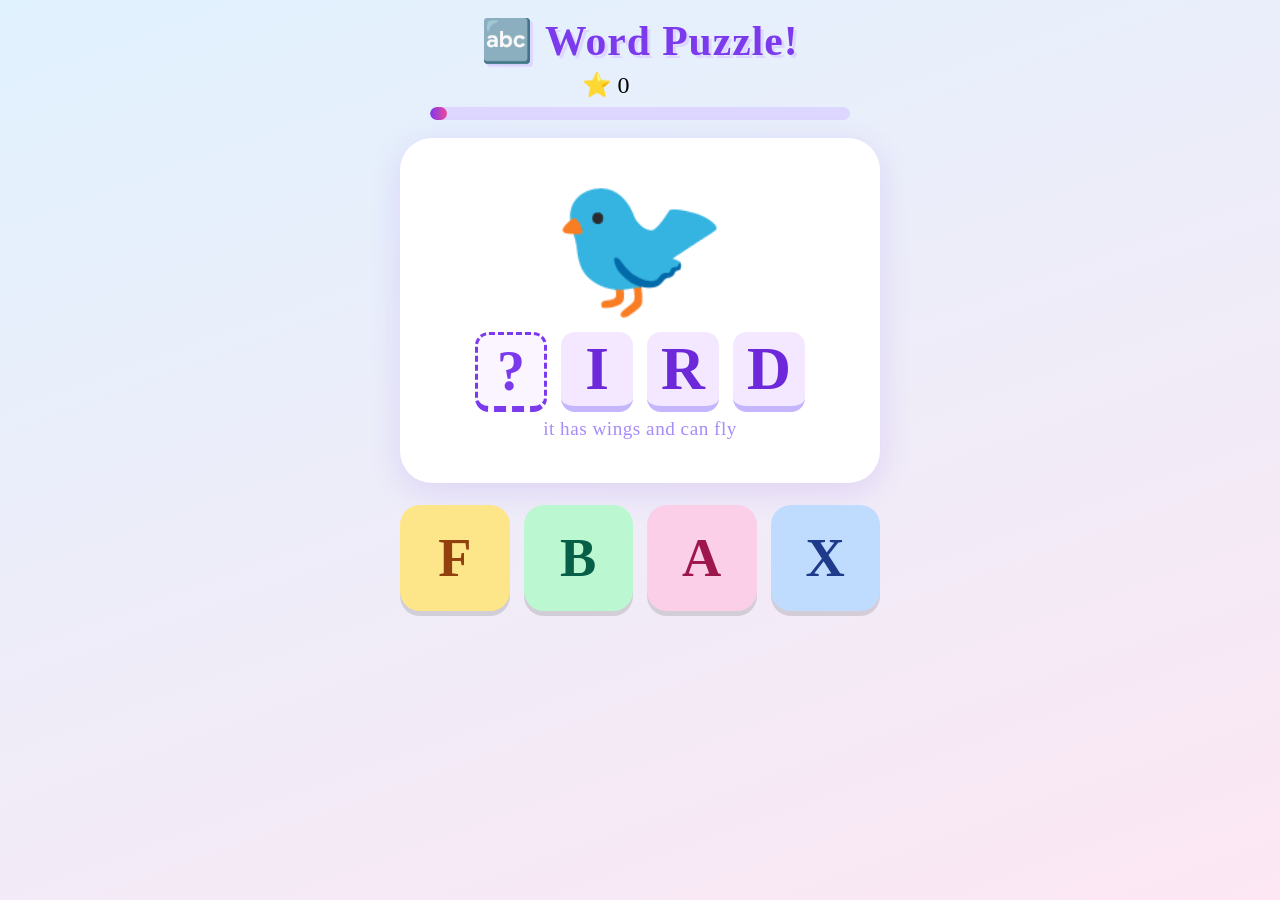
<file: word_game.html>
<!DOCTYPE html>
<html lang="en">
<head>
  <meta charset="UTF-8" />
  <meta name="viewport" content="width=device-width, initial-scale=1.0, user-scalable=no" />
  <title>Word Puzzle!</title>
  <style>
    * { box-sizing: border-box; margin: 0; padding: 0; }

    body {
      font-family: 'Comic Sans MS', 'Chalkboard SE', cursive;
      background: linear-gradient(160deg, #e0f2fe 0%, #fce7f3 100%);
      min-height: 100vh;
      display: flex;
      flex-direction: column;
      align-items: center;
      justify-content: flex-start;
      padding: 16px 12px 24px;
      overflow-x: hidden;
      touch-action: manipulation;
    }

    h1 {
      font-size: clamp(1.6rem, 5.5vw, 2.6rem);
      color: #7c3aed;
      text-shadow: 3px 3px 0 #ddd6fe;
      margin-bottom: 6px;
      letter-spacing: 1px;
    }

    /* ── Score row ── */
    #score-row {
      display: flex;
      align-items: center;
      gap: 14px;
      margin-bottom: 8px;
    }

    #stars-display { font-size: 1.5rem; }

    #streak-display {
      font-size: 1.1rem;
      color: #f59e0b;
      font-weight: bold;
      min-width: 55px;
    }

    /* ── Progress bar ── */
    #progress-bar {
      width: min(88vw, 420px);
      height: 13px;
      background: #ddd6fe;
      border-radius: 10px;
      margin-bottom: 18px;
      overflow: hidden;
    }

    #progress-fill {
      height: 100%;
      background: linear-gradient(90deg, #7c3aed, #ec4899);
      border-radius: 10px;
      transition: width 0.5s ease;
    }

    /* ── Card ── */
    #question-card {
      background: white;
      border-radius: 32px;
      padding: clamp(18px, 4vw, 36px) clamp(20px, 5vw, 44px);
      box-shadow: 0 8px 32px rgba(124,58,237,0.14);
      text-align: center;
      width: min(92vw, 480px);
      margin-bottom: 22px;
    }

    /* Big emoji picture */
    #word-picture {
      font-size: clamp(5.5rem, 20vw, 9rem);
      line-height: 1;
      animation: popIn 0.4s cubic-bezier(.34,1.56,.64,1);
      display: inline-block;
      margin-bottom: 10px;
    }

    @keyframes popIn {
      from { transform: scale(0.3); opacity: 0; }
      to   { transform: scale(1);   opacity: 1; }
    }

    /* Word display: _ A T */
    #word-display {
      display: flex;
      justify-content: center;
      align-items: flex-end;
      gap: clamp(6px, 2vw, 14px);
      margin: 4px 0 6px;
    }

    .letter-block {
      font-size: clamp(1.8rem, 6.5vw, 3.8rem);
      font-weight: 900;
      line-height: 1;
      width: clamp(42px, 12vw, 72px);
      height: clamp(50px, 14vw, 80px);
      display: flex;
      align-items: center;
      justify-content: center;
      border-radius: 14px;
      border-bottom: 6px solid;
      transition: all 0.3s;
    }

    .letter-block.known {
      background: #f3e8ff;
      color: #6d28d9;
      border-color: #c4b5fd;
    }

    .letter-block.blank {
      background: #faf5ff;
      color: #7c3aed;
      border-color: #7c3aed;
      border-style: dashed;
      font-size: clamp(2rem, 7vw, 3.5rem);
    }

    .letter-block.blank.filled {
      background: #ede9fe;
      border-style: solid;
      border-color: #7c3aed;
      animation: fillPop 0.3s cubic-bezier(.34,1.56,.64,1);
    }

    @keyframes fillPop {
      from { transform: scale(0.6); }
      to   { transform: scale(1); }
    }

    #hint-text {
      font-size: clamp(0.9rem, 3vw, 1.2rem);
      color: #a78bfa;
      margin-top: 6px;
      min-height: 1.5em;
      letter-spacing: 0.5px;
    }

    /* ── Letter choice buttons ── */
    #choices {
      display: grid;
      grid-template-columns: repeat(4, 1fr);
      gap: clamp(8px, 2.5vw, 14px);
      width: min(92vw, 480px);
    }

    .choice-btn {
      font-family: inherit;
      font-size: clamp(1.9rem, 7vw, 3.4rem);
      font-weight: 900;
      padding: clamp(12px, 3.5vw, 22px) 0;
      border: none;
      border-radius: 20px;
      cursor: pointer;
      box-shadow: 0 5px 0 rgba(0,0,0,0.13);
      outline: none;
      -webkit-tap-highlight-color: transparent;
      user-select: none;
      transition: transform 0.1s, box-shadow 0.1s;
      position: relative;
      overflow: hidden;
    }

    .choice-btn:active {
      transform: translateY(4px);
      box-shadow: 0 1px 0 rgba(0,0,0,0.13);
    }

    /* Colour themes for buttons */
    .choice-btn.c0 { background: #fde68a; color: #92400e; }
    .choice-btn.c1 { background: #bbf7d0; color: #065f46; }
    .choice-btn.c2 { background: #fbcfe8; color: #9d174d; }
    .choice-btn.c3 { background: #bfdbfe; color: #1e3a8a; }

    .choice-btn.correct  { background: #6ee7b7 !important; color: #064e3b !important; animation: correctBounce 0.5s ease; }
    .choice-btn.wrong    { background: #fca5a5 !important; color: #7f1d1d !important; animation: shake 0.4s ease; }
    .choice-btn.disabled { opacity: 0.4; pointer-events: none; }

    @keyframes correctBounce {
      0%   { transform: scale(1); }
      35%  { transform: scale(1.22) translateY(-6px); }
      65%  { transform: scale(0.94); }
      100% { transform: scale(1); }
    }

    @keyframes shake {
      0%,100% { transform: translateX(0); }
      20%     { transform: translateX(-10px); }
      40%     { transform: translateX(10px); }
      60%     { transform: translateX(-7px); }
      80%     { transform: translateX(7px); }
    }

    /* ── Celebration overlay ── */
    #celebration {
      display: none;
      position: fixed;
      inset: 0;
      background: rgba(255,255,255,0.93);
      z-index: 100;
      flex-direction: column;
      align-items: center;
      justify-content: center;
      text-align: center;
      padding: 24px;
    }

    #celebration.show { display: flex; }

    #celeb-emoji  { font-size: clamp(5rem, 18vw, 8rem); animation: popIn 0.5s cubic-bezier(.34,1.56,.64,1); }
    #celeb-title  { font-size: clamp(2.2rem, 7vw, 4rem); color: #7c3aed; margin: 10px 0 6px; }
    #celeb-word   { font-size: clamp(1.4rem, 5vw, 2.2rem); color: #ec4899; margin-bottom: 8px; letter-spacing: 2px; }
    #celeb-sub    { font-size: clamp(1rem, 3.5vw, 1.6rem); color: #a78bfa; margin-bottom: 28px; }

    .action-btn {
      font-family: inherit;
      font-size: clamp(1.2rem, 4vw, 1.8rem);
      padding: 14px 44px;
      border: none;
      border-radius: 50px;
      background: linear-gradient(135deg, #7c3aed, #ec4899);
      color: white;
      cursor: pointer;
      box-shadow: 0 6px 0 rgba(124,58,237,0.35);
      transition: transform 0.1s;
      -webkit-tap-highlight-color: transparent;
    }

    .action-btn:active { transform: translateY(3px); }

    /* ── Round complete ── */
    #round-complete {
      display: none;
      position: fixed;
      inset: 0;
      background: linear-gradient(160deg, #e0f2fe, #fce7f3);
      z-index: 200;
      flex-direction: column;
      align-items: center;
      justify-content: center;
      text-align: center;
      padding: 30px;
    }

    #round-complete.show { display: flex; }
    #rc-big-emoji  { font-size: clamp(5rem, 18vw, 8rem); }
    #rc-title      { font-size: clamp(2rem, 7vw, 3.8rem); color: #7c3aed; margin: 14px 0 8px; }
    #rc-msg        { font-size: clamp(1.1rem, 3.8vw, 1.8rem); color: #9333ea; margin-bottom: 18px; }
    #rc-stars      { font-size: clamp(2rem, 7vw, 3.5rem); margin-bottom: 28px; letter-spacing: 6px; }

    /* ── Confetti ── */
    .confetti-piece {
      position: fixed;
      width: 11px; height: 11px;
      border-radius: 3px;
      pointer-events: none;
      opacity: 0;
      animation: confettiFall 1.8s ease-in forwards;
      z-index: 300;
    }

    @keyframes confettiFall {
      0%   { transform: translateY(-30px) rotate(0deg);   opacity: 1; }
      100% { transform: translateY(110vh)  rotate(720deg); opacity: 0; }
    }
  </style>
</head>
<body>

  <h1>🔤 Word Puzzle!</h1>

  <div id="score-row">
    <div id="stars-display">⭐ 0</div>
    <div id="streak-display"></div>
  </div>

  <div id="progress-bar"><div id="progress-fill" style="width:0%"></div></div>

  <div id="question-card">
    <div id="word-picture">🐱</div>
    <div id="word-display"></div>
    <div id="hint-text"></div>
  </div>

  <div id="choices"></div>

  <!-- Correct celebration -->
  <div id="celebration">
    <div id="celeb-emoji">🎉</div>
    <div id="celeb-title">Amazing!</div>
    <div id="celeb-word"></div>
    <div id="celeb-sub"></div>
    <button class="action-btn" onclick="nextQuestion()">Next ➡️</button>
  </div>

  <!-- Round complete -->
  <div id="round-complete">
    <div id="rc-big-emoji">🏆</div>
    <div id="rc-title">You did it!</div>
    <div id="rc-msg"></div>
    <div id="rc-stars"></div>
    <button class="action-btn" onclick="startGame()">Play Again! 🔄</button>
  </div>

<script>
  // ─── Word list: 3 & 4-letter words, easy to picture ──────────────────────
  const WORDS = [
    // ── 3-letter words ──
    { word: 'CAT', emoji: '🐱', hint: 'a furry pet that meows' },
    { word: 'DOG', emoji: '🐶', hint: 'a furry pet that barks' },
    { word: 'BUS', emoji: '🚌', hint: 'a big yellow school vehicle' },
    { word: 'SUN', emoji: '☀️', hint: 'it shines in the sky' },
    { word: 'HAT', emoji: '🎩', hint: 'you wear it on your head' },
    { word: 'BAT', emoji: '🦇', hint: 'a flying animal at night' },
    { word: 'BEE', emoji: '🐝', hint: 'it buzzes and makes honey' },
    { word: 'COW', emoji: '🐮', hint: 'it moos on a farm' },
    { word: 'PIG', emoji: '🐷', hint: 'it oinks and rolls in mud' },
    { word: 'HEN', emoji: '🐔', hint: 'a bird that lays eggs' },
    { word: 'FOX', emoji: '🦊', hint: 'an orange fluffy animal' },
    { word: 'OWL', emoji: '🦉', hint: 'a bird that hoots at night' },
    { word: 'ANT', emoji: '🐜', hint: 'a tiny crawling insect' },
    { word: 'FLY', emoji: '🪰', hint: 'a tiny buzzing insect' },
    { word: 'MAP', emoji: '🗺️', hint: 'shows you where to go' },
    { word: 'CUP', emoji: '🥤', hint: 'you drink from this' },
    { word: 'POT', emoji: '🍲', hint: 'you cook soup in it' },
    { word: 'PAN', emoji: '🍳', hint: 'you fry eggs in it' },
    { word: 'JAR', emoji: '🫙', hint: 'holds jam or cookies' },
    { word: 'CAR', emoji: '🚗', hint: 'a vehicle with four wheels' },
    { word: 'VAN', emoji: '🚐', hint: 'a big boxy car' },
    { word: 'JET', emoji: '✈️', hint: 'it flies through the sky' },
    { word: 'NET', emoji: '🥅', hint: 'catches fish or balls' },
    { word: 'BED', emoji: '🛏️', hint: 'you sleep in it' },
    { word: 'BAG', emoji: '👜', hint: 'you carry things in it' },
    { word: 'BOX', emoji: '📦', hint: 'presents come in this' },
    { word: 'KEY', emoji: '🔑', hint: 'opens a lock' },
    { word: 'LOG', emoji: '🪵', hint: 'a piece of wood' },
    { word: 'NUT', emoji: '🥜', hint: 'squirrels love these' },
    { word: 'RAT', emoji: '🐀', hint: 'a small furry rodent' },
    { word: 'WEB', emoji: '🕸️', hint: 'spiders spin this' },
    { word: 'GEM', emoji: '💎', hint: 'a sparkly jewel' },
    { word: 'HOP', emoji: '🐸', hint: 'a frog does this' },
    { word: 'JAM', emoji: '🍓', hint: 'spread it on toast' },
    { word: 'EGG', emoji: '🥚', hint: 'a bird lays this' },
    { word: 'ICE', emoji: '🧊', hint: 'frozen water' },

    // ── 4-letter words ──
    { word: 'BEAR', emoji: '🐻', hint: 'a big furry animal that loves honey' },
    { word: 'BIRD', emoji: '🐦', hint: 'it has wings and can fly' },
    { word: 'BOAT', emoji: '⛵', hint: 'it floats on water' },
    { word: 'BONE', emoji: '🦴', hint: 'dogs love to chew this' },
    { word: 'BOOK', emoji: '📚', hint: 'you read stories in this' },
    { word: 'BOOT', emoji: '🥾', hint: 'a big shoe for rainy days' },
    { word: 'CAKE', emoji: '🎂', hint: 'you eat this at a birthday party' },
    { word: 'CRAB', emoji: '🦀', hint: 'a red sea creature with claws' },
    { word: 'DEER', emoji: '🦌', hint: 'a gentle animal with antlers' },
    { word: 'DRUM', emoji: '🥁', hint: 'you bang this to make music' },
    { word: 'DUCK', emoji: '🦆', hint: 'it quacks and swims' },
    { word: 'FISH', emoji: '🐟', hint: 'it lives in water and has fins' },
    { word: 'FLAG', emoji: '🚩', hint: 'it waves in the wind' },
    { word: 'FROG', emoji: '🐸', hint: 'it hops and says ribbit' },
    { word: 'GIFT', emoji: '🎁', hint: 'a wrapped present' },
    { word: 'GOAT', emoji: '🐐', hint: 'it climbs hills and goes baa' },
    { word: 'HAND', emoji: '🖐️', hint: 'you wave and clap with this' },
    { word: 'HIVE', emoji: '🪨', hint: 'where bees live' },
    { word: 'HORN', emoji: '📯', hint: 'you blow it to make a sound' },
    { word: 'KITE', emoji: '🪁', hint: 'it flies in the wind on a string' },
    { word: 'LAMP', emoji: '💡', hint: 'it lights up a dark room' },
    { word: 'LEAF', emoji: '🍃', hint: 'it grows on trees' },
    { word: 'LION', emoji: '🦁', hint: 'the king of the jungle' },
    { word: 'LOCK', emoji: '🔒', hint: 'you need a key to open it' },
    { word: 'MILK', emoji: '🥛', hint: 'a white drink from a cow' },
    { word: 'MOON', emoji: '🌙', hint: 'it glows in the night sky' },
    { word: 'NOSE', emoji: '👃', hint: 'you smell with this' },
    { word: 'PEAR', emoji: '🍐', hint: 'a green fruit shaped like a drop' },
    { word: 'RAIN', emoji: '🌧️', hint: 'it falls from clouds' },
    { word: 'RING', emoji: '💍', hint: 'you wear it on your finger' },
    { word: 'ROCK', emoji: '🪨', hint: 'a hard lump you find outside' },
    { word: 'ROSE', emoji: '🌹', hint: 'a beautiful red flower' },
    { word: 'SAND', emoji: '🏖️', hint: 'you find it at the beach' },
    { word: 'SEED', emoji: '🌱', hint: 'you plant this to grow a flower' },
    { word: 'SHIP', emoji: '🚢', hint: 'a very big boat' },
    { word: 'SHOE', emoji: '👟', hint: 'you wear it on your foot' },
    { word: 'SNOW', emoji: '❄️', hint: 'white and cold, falls in winter' },
    { word: 'SOCK', emoji: '🧦', hint: 'you wear it on your foot under your shoe' },
    { word: 'STAR', emoji: '⭐', hint: 'it twinkles in the night sky' },
    { word: 'SWAN', emoji: '🦢', hint: 'a graceful white bird on the water' },
    { word: 'TAIL', emoji: '🐈', hint: 'a dog wags this' },
    { word: 'TENT', emoji: '⛺', hint: 'you sleep in it when camping' },
    { word: 'TREE', emoji: '🌳', hint: 'it has branches, leaves and a trunk' },
    { word: 'WAVE', emoji: '🌊', hint: 'it rolls in from the ocean' },
    { word: 'WORM', emoji: '🪱', hint: 'a wiggly creature in the soil' },
  ];

  // Remove duplicates by word
  const UNIQUE_WORDS = [...new Map(WORDS.map(w => [w.word, w])).values()];

  const PRAISE = [
    { emoji: '🌟', title: 'Super Star!',  sub: 'You got it!' },
    { emoji: '🎉', title: 'Yay!',         sub: 'That\'s right!' },
    { emoji: '🦄', title: 'Amazing!',     sub: 'You\'re so smart!' },
    { emoji: '🍭', title: 'Sweet!',       sub: 'Well done!' },
    { emoji: '🎈', title: 'Awesome!',     sub: 'Brilliant!' },
    { emoji: '🏆', title: 'You rock!',    sub: 'Keep going!' },
    { emoji: '🌈', title: 'Brilliant!',   sub: 'Great thinking!' },
    { emoji: '🐻', title: 'Bear hug!',    sub: 'You nailed it!' },
    { emoji: '🚀', title: 'Blast off!',   sub: 'Out of this world!' },
    { emoji: '🦸', title: 'Superhero!',   sub: 'You\'re unstoppable!' },
  ];

  const ALPHABET = 'ABCDEFGHIJKLMNOPQRSTUVWXYZ'.split('');
  const CONFETTI_COLORS = ['#7c3aed','#ec4899','#fbbf24','#34d399','#60a5fa','#f87171','#a78bfa'];

  // ─── State ────────────────────────────────────────────────────────────────
  let queue = [];
  let current = null;
  let stars = 0;
  let streak = 0;
  let answered = false;
  let total = 0;

  // ─── Helpers ──────────────────────────────────────────────────────────────
  function shuffle(arr) { return [...arr].sort(() => Math.random() - 0.5); }

  function getWrongLetters(correct, count) {
    // Pick phonetically plausible wrong answers (nearby in alphabet + random)
    const idx = ALPHABET.indexOf(correct);
    const nearby = [idx - 2, idx - 1, idx + 1, idx + 2]
      .filter(i => i >= 0 && i < 26)
      .map(i => ALPHABET[i])
      .filter(l => l !== correct);
    const rest = ALPHABET.filter(l => l !== correct && !nearby.includes(l));
    const pool = shuffle([...nearby, ...shuffle(rest)]);
    return pool.slice(0, count);
  }

  // ─── Game flow ────────────────────────────────────────────────────────────
  function startGame() {
    stars = 0; streak = 0; answered = false;
    queue = shuffle(UNIQUE_WORDS).slice(0, 25); // 25 random words per round (mix of 3 & 4 letter)
    total = queue.length;
    document.getElementById('round-complete').classList.remove('show');
    document.getElementById('celebration').classList.remove('show');
    updateScore();
    showQuestion();
  }

  function showQuestion() {
    if (queue.length === 0) { showRoundComplete(); return; }
    answered = false;
    current = queue.shift();

    // ── emoji picture ──
    const picEl = document.getElementById('word-picture');
    picEl.textContent = current.emoji;
    picEl.style.animation = 'none';
    void picEl.offsetWidth;
    picEl.style.animation = 'popIn 0.4s cubic-bezier(.34,1.56,.64,1)';

    // ── word display: blank + known letters ──
    const wordEl = document.getElementById('word-display');
    wordEl.innerHTML = '';

    // First letter = blank
    const blankBlock = document.createElement('div');
    blankBlock.className = 'letter-block blank';
    blankBlock.id = 'blank-block';
    blankBlock.textContent = '?';
    wordEl.appendChild(blankBlock);

    // Rest of letters
    for (let i = 1; i < current.word.length; i++) {
      const b = document.createElement('div');
      b.className = 'letter-block known';
      b.textContent = current.word[i];
      wordEl.appendChild(b);
    }

    // hint
    document.getElementById('hint-text').textContent = current.hint;

    // ── choices: correct + 3 wrong ──
    const correct = current.word[0];
    const wrongs  = getWrongLetters(correct, 3);
    const choices = shuffle([correct, ...wrongs]);

    const choicesEl = document.getElementById('choices');
    choicesEl.innerHTML = '';
    choices.forEach((letter, i) => {
      const btn = document.createElement('button');
      btn.className = `choice-btn c${i}`;
      btn.textContent = letter;
      btn.setAttribute('aria-label', `Letter ${letter}`);
      btn.addEventListener('click', () => handleAnswer(btn, letter));
      choicesEl.appendChild(btn);
    });

    updateProgress();
  }

  function handleAnswer(btn, letter) {
    if (answered) return;
    answered = true;

    const correct = current.word[0];
    const isRight  = letter === correct;

    // Fill blank with chosen letter
    const blankBlock = document.getElementById('blank-block');
    blankBlock.textContent = letter;
    blankBlock.classList.add('filled');

    if (isRight) {
      btn.classList.add('correct');
      stars += streak >= 2 ? 2 : 1;
      streak++;
      playCorrect();
      updateScore();
      spawnConfetti();
      setTimeout(() => showCelebration(current), 350);
    } else {
      btn.classList.add('wrong');
      streak = 0;
      playWrong();
      updateScore();
      blankBlock.style.background = '#fecaca';
      blankBlock.style.borderColor = '#ef4444';
      // Show correct button
      document.querySelectorAll('.choice-btn').forEach(b => {
        if (b.textContent === correct) b.classList.add('correct');
        else b.classList.add('disabled');
      });
      setTimeout(() => nextQuestion(), 1800);
    }
  }

  function showCelebration(wordData) {
    const p = PRAISE[Math.floor(Math.random() * PRAISE.length)];
    document.getElementById('celeb-emoji').textContent = p.emoji;
    document.getElementById('celeb-title').textContent = p.title;
    // Spell out the full word with spacing
    document.getElementById('celeb-word').textContent =
      wordData.word.split('').join(' ') + '  ' + wordData.emoji;
    document.getElementById('celeb-sub').textContent = p.sub;
    document.getElementById('celebration').classList.add('show');
  }

  function nextQuestion() {
    document.getElementById('celebration').classList.remove('show');
    showQuestion();
  }

  function showRoundComplete() {
    const maxStars = total * 2;
    const pct = stars / maxStars;
    let msg, starsStr;
    if (pct >= 0.8) { msg = 'You\'re a word wizard! 🧙'; starsStr = '⭐⭐⭐'; }
    else if (pct >= 0.5) { msg = 'Really good job! Keep it up!'; starsStr = '⭐⭐'; }
    else { msg = 'Good try! Let\'s practice more!'; starsStr = '⭐'; }
    document.getElementById('rc-msg').textContent = msg;
    document.getElementById('rc-stars').textContent = starsStr;
    document.getElementById('round-complete').classList.add('show');
    spawnConfetti(60);
  }

  function updateScore() {
    document.getElementById('stars-display').textContent = `⭐ ${stars}`;
    const s = document.getElementById('streak-display');
    if (streak >= 3)      s.textContent = `🔥 ${streak}x`;
    else if (streak >= 2) s.textContent = `✨ ${streak}x`;
    else                  s.textContent = '';
  }

  function updateProgress() {
    const done = total - queue.length;
    document.getElementById('progress-fill').style.width = (done / total * 100) + '%';
  }

  // ─── Confetti ─────────────────────────────────────────────────────────────
  function spawnConfetti(count = 28) {
    for (let i = 0; i < count; i++) {
      const el = document.createElement('div');
      el.className = 'confetti-piece';
      el.style.left = Math.random() * 100 + 'vw';
      el.style.background = CONFETTI_COLORS[Math.floor(Math.random() * CONFETTI_COLORS.length)];
      el.style.borderRadius = Math.random() > 0.5 ? '50%' : '3px';
      el.style.animationDelay = Math.random() * 0.5 + 's';
      el.style.animationDuration = (1.2 + Math.random() * 1) + 's';
      document.body.appendChild(el);
      el.addEventListener('animationend', () => el.remove());
    }
  }

  // ─── Audio ────────────────────────────────────────────────────────────────
  let audioCtx = null;
  function getAudio() {
    if (!audioCtx) audioCtx = new (window.AudioContext || window.webkitAudioContext)();
    return audioCtx;
  }
  function tone(freq, type, dur, vol, delay = 0) {
    try {
      const ctx = getAudio();
      const osc = ctx.createOscillator();
      const gain = ctx.createGain();
      osc.connect(gain); gain.connect(ctx.destination);
      osc.type = type; osc.frequency.value = freq;
      gain.gain.setValueAtTime(vol, ctx.currentTime + delay);
      gain.gain.exponentialRampToValueAtTime(0.001, ctx.currentTime + delay + dur);
      osc.start(ctx.currentTime + delay);
      osc.stop(ctx.currentTime + delay + dur + 0.05);
    } catch(e) {}
  }
  function playCorrect() {
    tone(523, 'sine', 0.14, 0.18);
    tone(659, 'sine', 0.14, 0.18, 0.13);
    tone(784, 'sine', 0.22, 0.18, 0.26);
  }
  function playWrong() {
    tone(220, 'sawtooth', 0.28, 0.12);
  }

  // ─── Go! ──────────────────────────────────────────────────────────────────
  startGame();
</script>
</body>
</html>
</file>
<file: charlie-math-game/assets/index-CpV2i9ED.css>
*,:before,:after{--tw-border-spacing-x: 0;--tw-border-spacing-y: 0;--tw-translate-x: 0;--tw-translate-y: 0;--tw-rotate: 0;--tw-skew-x: 0;--tw-skew-y: 0;--tw-scale-x: 1;--tw-scale-y: 1;--tw-pan-x: ;--tw-pan-y: ;--tw-pinch-zoom: ;--tw-scroll-snap-strictness: proximity;--tw-gradient-from-position: ;--tw-gradient-via-position: ;--tw-gradient-to-position: ;--tw-ordinal: ;--tw-slashed-zero: ;--tw-numeric-figure: ;--tw-numeric-spacing: ;--tw-numeric-fraction: ;--tw-ring-inset: ;--tw-ring-offset-width: 0px;--tw-ring-offset-color: #fff;--tw-ring-color: rgb(59 130 246 / .5);--tw-ring-offset-shadow: 0 0 #0000;--tw-ring-shadow: 0 0 #0000;--tw-shadow: 0 0 #0000;--tw-shadow-colored: 0 0 #0000;--tw-blur: ;--tw-brightness: ;--tw-contrast: ;--tw-grayscale: ;--tw-hue-rotate: ;--tw-invert: ;--tw-saturate: ;--tw-sepia: ;--tw-drop-shadow: ;--tw-backdrop-blur: ;--tw-backdrop-brightness: ;--tw-backdrop-contrast: ;--tw-backdrop-grayscale: ;--tw-backdrop-hue-rotate: ;--tw-backdrop-invert: ;--tw-backdrop-opacity: ;--tw-backdrop-saturate: ;--tw-backdrop-sepia: ;--tw-contain-size: ;--tw-contain-layout: ;--tw-contain-paint: ;--tw-contain-style: }::backdrop{--tw-border-spacing-x: 0;--tw-border-spacing-y: 0;--tw-translate-x: 0;--tw-translate-y: 0;--tw-rotate: 0;--tw-skew-x: 0;--tw-skew-y: 0;--tw-scale-x: 1;--tw-scale-y: 1;--tw-pan-x: ;--tw-pan-y: ;--tw-pinch-zoom: ;--tw-scroll-snap-strictness: proximity;--tw-gradient-from-position: ;--tw-gradient-via-position: ;--tw-gradient-to-position: ;--tw-ordinal: ;--tw-slashed-zero: ;--tw-numeric-figure: ;--tw-numeric-spacing: ;--tw-numeric-fraction: ;--tw-ring-inset: ;--tw-ring-offset-width: 0px;--tw-ring-offset-color: #fff;--tw-ring-color: rgb(59 130 246 / .5);--tw-ring-offset-shadow: 0 0 #0000;--tw-ring-shadow: 0 0 #0000;--tw-shadow: 0 0 #0000;--tw-shadow-colored: 0 0 #0000;--tw-blur: ;--tw-brightness: ;--tw-contrast: ;--tw-grayscale: ;--tw-hue-rotate: ;--tw-invert: ;--tw-saturate: ;--tw-sepia: ;--tw-drop-shadow: ;--tw-backdrop-blur: ;--tw-backdrop-brightness: ;--tw-backdrop-contrast: ;--tw-backdrop-grayscale: ;--tw-backdrop-hue-rotate: ;--tw-backdrop-invert: ;--tw-backdrop-opacity: ;--tw-backdrop-saturate: ;--tw-backdrop-sepia: ;--tw-contain-size: ;--tw-contain-layout: ;--tw-contain-paint: ;--tw-contain-style: }*,:before,:after{box-sizing:border-box;border-width:0;border-style:solid;border-color:#e5e7eb}:before,:after{--tw-content: ""}html,:host{line-height:1.5;-webkit-text-size-adjust:100%;-moz-tab-size:4;-o-tab-size:4;tab-size:4;font-family:ui-sans-serif,system-ui,sans-serif,"Apple Color Emoji","Segoe UI Emoji",Segoe UI Symbol,"Noto Color Emoji";font-feature-settings:normal;font-variation-settings:normal;-webkit-tap-highlight-color:transparent}body{margin:0;line-height:inherit}hr{height:0;color:inherit;border-top-width:1px}abbr:where([title]){-webkit-text-decoration:underline dotted;text-decoration:underline dotted}h1,h2,h3,h4,h5,h6{font-size:inherit;font-weight:inherit}a{color:inherit;text-decoration:inherit}b,strong{font-weight:bolder}code,kbd,samp,pre{font-family:ui-monospace,SFMono-Regular,Menlo,Monaco,Consolas,Liberation Mono,Courier New,monospace;font-feature-settings:normal;font-variation-settings:normal;font-size:1em}small{font-size:80%}sub,sup{font-size:75%;line-height:0;position:relative;vertical-align:baseline}sub{bottom:-.25em}sup{top:-.5em}table{text-indent:0;border-color:inherit;border-collapse:collapse}button,input,optgroup,select,textarea{font-family:inherit;font-feature-settings:inherit;font-variation-settings:inherit;font-size:100%;font-weight:inherit;line-height:inherit;letter-spacing:inherit;color:inherit;margin:0;padding:0}button,select{text-transform:none}button,input:where([type=button]),input:where([type=reset]),input:where([type=submit]){-webkit-appearance:button;background-color:transparent;background-image:none}:-moz-focusring{outline:auto}:-moz-ui-invalid{box-shadow:none}progress{vertical-align:baseline}::-webkit-inner-spin-button,::-webkit-outer-spin-button{height:auto}[type=search]{-webkit-appearance:textfield;outline-offset:-2px}::-webkit-search-decoration{-webkit-appearance:none}::-webkit-file-upload-button{-webkit-appearance:button;font:inherit}summary{display:list-item}blockquote,dl,dd,h1,h2,h3,h4,h5,h6,hr,figure,p,pre{margin:0}fieldset{margin:0;padding:0}legend{padding:0}ol,ul,menu{list-style:none;margin:0;padding:0}dialog{padding:0}textarea{resize:vertical}input::-moz-placeholder,textarea::-moz-placeholder{opacity:1;color:#9ca3af}input::placeholder,textarea::placeholder{opacity:1;color:#9ca3af}button,[role=button]{cursor:pointer}:disabled{cursor:default}img,svg,video,canvas,audio,iframe,embed,object{display:block;vertical-align:middle}img,video{max-width:100%;height:auto}[hidden]:where(:not([hidden=until-found])){display:none}.mb-3{margin-bottom:.75rem}.mb-4{margin-bottom:1rem}.mb-6{margin-bottom:1.5rem}.mt-1{margin-top:.25rem}.mt-2{margin-top:.5rem}.mt-4{margin-top:1rem}.mt-5{margin-top:1.25rem}.flex{display:flex}.grid{display:grid}.min-h-screen{min-height:100vh}.w-full{width:100%}.min-w-24{min-width:6rem}.max-w-lg{max-width:32rem}.transform{transform:translate(var(--tw-translate-x),var(--tw-translate-y)) rotate(var(--tw-rotate)) skew(var(--tw-skew-x)) skewY(var(--tw-skew-y)) scaleX(var(--tw-scale-x)) scaleY(var(--tw-scale-y))}@keyframes pulse{50%{opacity:.5}}.animate-pulse{animation:pulse 2s cubic-bezier(.4,0,.6,1) infinite}.cursor-pointer{cursor:pointer}.grid-cols-2{grid-template-columns:repeat(2,minmax(0,1fr))}.flex-col{flex-direction:column}.flex-wrap{flex-wrap:wrap}.items-center{align-items:center}.justify-center{justify-content:center}.gap-1{gap:.25rem}.gap-2{gap:.5rem}.gap-3{gap:.75rem}.gap-4{gap:1rem}.rounded-2xl{border-radius:1rem}.rounded-3xl{border-radius:1.5rem}.rounded-full{border-radius:9999px}.bg-blue-50{--tw-bg-opacity: 1;background-color:rgb(239 246 255 / var(--tw-bg-opacity, 1))}.bg-gray-100{--tw-bg-opacity: 1;background-color:rgb(243 244 246 / var(--tw-bg-opacity, 1))}.bg-green-500{--tw-bg-opacity: 1;background-color:rgb(34 197 94 / var(--tw-bg-opacity, 1))}.bg-indigo-100{--tw-bg-opacity: 1;background-color:rgb(224 231 255 / var(--tw-bg-opacity, 1))}.bg-indigo-500{--tw-bg-opacity: 1;background-color:rgb(99 102 241 / var(--tw-bg-opacity, 1))}.bg-red-400{--tw-bg-opacity: 1;background-color:rgb(248 113 113 / var(--tw-bg-opacity, 1))}.bg-white{--tw-bg-opacity: 1;background-color:rgb(255 255 255 / var(--tw-bg-opacity, 1))}.bg-yellow-400{--tw-bg-opacity: 1;background-color:rgb(250 204 21 / var(--tw-bg-opacity, 1))}.bg-opacity-20{--tw-bg-opacity: .2}.p-4{padding:1rem}.p-6{padding:1.5rem}.px-4{padding-left:1rem;padding-right:1rem}.px-8{padding-left:2rem;padding-right:2rem}.py-1{padding-top:.25rem;padding-bottom:.25rem}.py-3{padding-top:.75rem;padding-bottom:.75rem}.py-4{padding-top:1rem;padding-bottom:1rem}.text-center{text-align:center}.text-2xl{font-size:1.5rem;line-height:2rem}.text-3xl{font-size:1.875rem;line-height:2.25rem}.text-4xl{font-size:2.25rem;line-height:2.5rem}.text-lg{font-size:1.125rem;line-height:1.75rem}.text-sm{font-size:.875rem;line-height:1.25rem}.text-xl{font-size:1.25rem;line-height:1.75rem}.text-xs{font-size:.75rem;line-height:1rem}.font-black{font-weight:900}.font-bold{font-weight:700}.font-semibold{font-weight:600}.uppercase{text-transform:uppercase}.tracking-wide{letter-spacing:.025em}.text-blue-400{--tw-text-opacity: 1;color:rgb(96 165 250 / var(--tw-text-opacity, 1))}.text-blue-600{--tw-text-opacity: 1;color:rgb(37 99 235 / var(--tw-text-opacity, 1))}.text-gray-400{--tw-text-opacity: 1;color:rgb(156 163 175 / var(--tw-text-opacity, 1))}.text-gray-700{--tw-text-opacity: 1;color:rgb(55 65 81 / var(--tw-text-opacity, 1))}.text-green-600{--tw-text-opacity: 1;color:rgb(22 163 74 / var(--tw-text-opacity, 1))}.text-indigo-800{--tw-text-opacity: 1;color:rgb(55 48 163 / var(--tw-text-opacity, 1))}.text-purple-600{--tw-text-opacity: 1;color:rgb(147 51 234 / var(--tw-text-opacity, 1))}.text-red-500{--tw-text-opacity: 1;color:rgb(239 68 68 / var(--tw-text-opacity, 1))}.text-white{--tw-text-opacity: 1;color:rgb(255 255 255 / var(--tw-text-opacity, 1))}.text-opacity-80{--tw-text-opacity: .8}.line-through{text-decoration-line:line-through}.shadow-2xl{--tw-shadow: 0 25px 50px -12px rgb(0 0 0 / .25);--tw-shadow-colored: 0 25px 50px -12px var(--tw-shadow-color);box-shadow:var(--tw-ring-offset-shadow, 0 0 #0000),var(--tw-ring-shadow, 0 0 #0000),var(--tw-shadow)}.shadow-lg{--tw-shadow: 0 10px 15px -3px rgb(0 0 0 / .1), 0 4px 6px -4px rgb(0 0 0 / .1);--tw-shadow-colored: 0 10px 15px -3px var(--tw-shadow-color), 0 4px 6px -4px var(--tw-shadow-color);box-shadow:var(--tw-ring-offset-shadow, 0 0 #0000),var(--tw-ring-shadow, 0 0 #0000),var(--tw-shadow)}.shadow-md{--tw-shadow: 0 4px 6px -1px rgb(0 0 0 / .1), 0 2px 4px -2px rgb(0 0 0 / .1);--tw-shadow-colored: 0 4px 6px -1px var(--tw-shadow-color), 0 2px 4px -2px var(--tw-shadow-color);box-shadow:var(--tw-ring-offset-shadow, 0 0 #0000),var(--tw-ring-shadow, 0 0 #0000),var(--tw-shadow)}.drop-shadow-lg{--tw-drop-shadow: drop-shadow(0 10px 8px rgb(0 0 0 / .04)) drop-shadow(0 4px 3px rgb(0 0 0 / .1));filter:var(--tw-blur) var(--tw-brightness) var(--tw-contrast) var(--tw-grayscale) var(--tw-hue-rotate) var(--tw-invert) var(--tw-saturate) var(--tw-sepia) var(--tw-drop-shadow)}.transition{transition-property:color,background-color,border-color,text-decoration-color,fill,stroke,opacity,box-shadow,transform,filter,backdrop-filter;transition-timing-function:cubic-bezier(.4,0,.2,1);transition-duration:.15s}.transition-all{transition-property:all;transition-timing-function:cubic-bezier(.4,0,.2,1);transition-duration:.15s}.duration-200{transition-duration:.2s}.hover\:scale-105:hover{--tw-scale-x: 1.05;--tw-scale-y: 1.05;transform:translate(var(--tw-translate-x),var(--tw-translate-y)) rotate(var(--tw-rotate)) skew(var(--tw-skew-x)) skewY(var(--tw-skew-y)) scaleX(var(--tw-scale-x)) scaleY(var(--tw-scale-y))}.hover\:bg-indigo-200:hover{--tw-bg-opacity: 1;background-color:rgb(199 210 254 / var(--tw-bg-opacity, 1))}.hover\:bg-indigo-600:hover{--tw-bg-opacity: 1;background-color:rgb(79 70 229 / var(--tw-bg-opacity, 1))}.disabled\:cursor-default:disabled{cursor:default}
</file>
